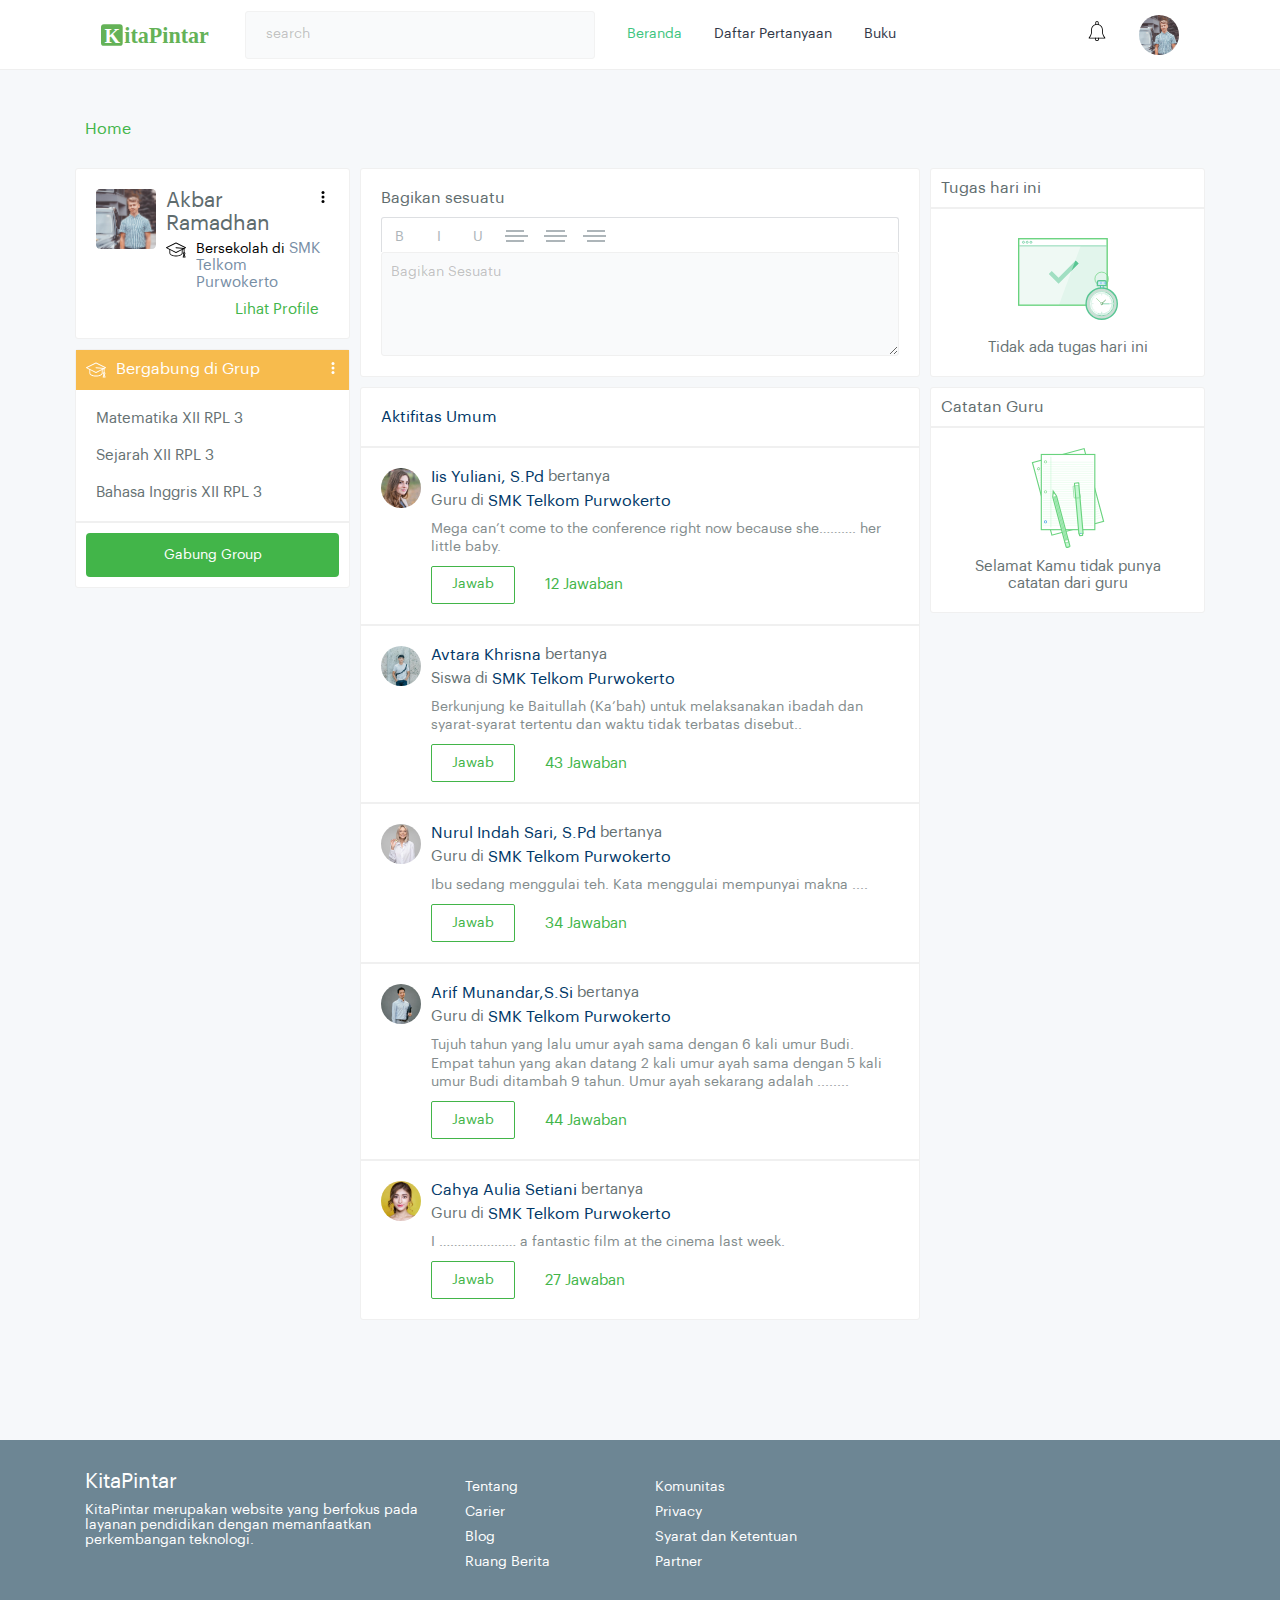
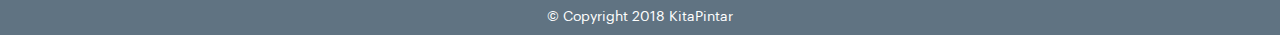
<file: index.html>
<!DOCTYPE html>
<html lang="en">
<head>
    <meta charset="UTF-8">
    <meta name="viewport" content="width=device-width, initial-scale=1.0">
    <meta http-equiv="X-UA-Compatible" content="ie=edge">
    <link rel="stylesheet" type="text/css" href="assets/style.css">
    <link rel="stylesheet" type="text/css" href="assets/gridku.css">
    <link rel="stylesheet" href="assets/wygs.css">
    <script type="text/javascript" href="assets/jquery.js"></script>
    <title>Kita Pintar</title>
</head>
<body>
	<nav class="navbar">
        <div class="container navbar-padding">
            <div class="navbar-brand">
                <a class="navbar-item" href="index.html">
                    <img src="assets/icon/logo.svg" alt="Kita Pintar" width="112" height="28">
                </a>
                <div class="navbar-burger burger" data-target="">
                    <span></span>
                    <span></span>
                    <span></span>
                </div>
            </div>
            <div id="" class="navbar-menu">
                <div class="navbar-start">
                    <div class="navbar-item">
                        <form>
                            <div class="control">
                                <input class="input search-header" type="text" placeholder="search">
                            </div>
                        </form>
                    </div>
                    <a class="navbar-item is-active" href="index.html">
                        Beranda
                    </a>
                    <a class="navbar-item" href="pertanyaan.html">
                        Daftar Pertanyaan
                    </a>
                    <a class="navbar-item" href="buku.html">
                        Buku
                    </a>
                </div>
                
                <div class="navbar-end">
                    
                    <div class="navbar-item has-dropdown is-hoverable">
                        <div class="navbar-link">
                            <i><img width="20px" src="assets/img/notification.svg"></i>
                        </div> 
                        <div class="navbar-dropdown  is-right is-boxed">
                            <a class="navbar-item" href="">
                                Tugas
                            </a>
                            <a class="navbar-item" href="catatan_guru.html">
                                Catatan Guru
                            </a>
                            <a class="navbar-item" href="exam.html">
                                Ulangan
                            </a>
                        </div>
                    </div>
                    <div class="navbar-item has-dropdown is-hoverable">
                        <div class="navbar-link">
                            <img class="rounded" src="assets/student/grid/p_akbar.jpg" />
                        </div> 
                        <div class="navbar-dropdown  is-right is-boxed">
                            <a class="navbar-item" href="profile.html">
                                Profile
                            </a>
                            <a class="navbar-item" href="#">
                                Bantuan
                            </a>
                            <a class="navbar-item" href="#">
                                Pengaturan
                            </a>
                            <hr class="navbar-divider">
                            <a class="navbar-item" href="login.html">
                                Logout
                            </a>
                        </div>
                    </div>
                </div>
            </div>
        </div>
    </nav>
    
    <section class="padding-top-50 padding-bottom-100 grey-color">
        
        <div class="container">
            <nav class="breadcrumb" aria-label="breadcrumbs">
                <ul>
                    <li class=""><a href="#">Home</a></li>
                </ul>
            </nav>
            <div class="row padding-top-30 no-5-margin">
                <div class="grid-3">
                    <div class="panel border">
                        <div class="margin-20">
                            <div class="flex">
                                <img src="assets/student/grid/p_akbar.jpg"img-profile" class="img-radius"/>
                                <div class="margin-left-10">
                                    <img src="assets/icon/ic_three_dots.1.svg" width="12px" height="12px" alt="" class="three-dots margin-top-2 is-pulled-right">
                                    <div class="flex">
                                        <h2 class="text-judul padding-bottom-5">Akbar Ramadhan</h2>
                                    </div>   
                                    <div class="flex">
                                        <img class="margin-right-10" width="20px" height="20px" src="assets/icon/ic_graduate.1.svg" alt="icon">
                                        <p class="text-biasa1">Bersekolah di <span class="text-dark-blue">SMK Telkom Purwokerto</span></p>
                                    </div>
                                    <div class="is-pulled-right padding-right-10 padding-top-10">
                                        <a href="profile.html" class="text-basic ">Lihat Profile</a>
                                    </div>
                                </div>
                            </div>                                 
                        </div>
                    </div>
                    
                    <div class="panel border margin-top-10 margin-bottom-20">
                        <div class="padding-10 yellow-bg">
                            <img src="assets/icon/ic_three_dots.svg" width="12px" height="12px" alt="ic-graduate" class="is-pulled-right margin-top-2">
                            <div class="flex ">
                                <img class="margin-right-10" width="20px" height="20px" src="assets/icon/ic_graduate.svg" alt="icon">
                                <h3 class="text-title font-color-white">Bergabung di Grup</h3>
                            </div>
                        </div>
                        <div class="flex margin-20">
                            <h4 class="text-normal">Matematika XII RPL 3</h4>
                        </div>
                        <div class="flex margin-20">
                            <h4 class="text-normal">Sejarah XII RPL 3</h4>
                        </div>
                        <div class="flex margin-20">
                            <h4 class="text-normal">Bahasa Inggris XII RPL 3</h4>
                        </div>  
                        <hr>
                        <div class="flex margin-10">
                            
                            <a href="group.html" class="button basic full-width">Gabung Group</a>
                        </div>                 
                    </div> 
                </div>
                
                <div class="grid-6 padding-right-20">
                    <div class="panel border">
                        <div class="margin-20">
                            <h3>Bagikan sesuatu</h3>
                            <div class="editor-controls margin-top-10">
                                <a href='#' >B</a>
                                <a href='#' >I</a>
                                <a href='#' >U</a>
                                <a href='#' ><i class="menu-left"></i></a>
                                <a href='#' ><i class="menu-center"></i></a>
                                <a href='#' ><i class="menu-right"></i></a>
                            </div>
                            <textarea name="" id="" cols="1" rows="4" class="textarea border" placeholder="Bagikan Sesuatu"></textarea>      
                        </div>
                    </div>
                    
                    
                    <div class="panel border margin-top-10 margin-bottom-20">
                        <h3 class="text-title margin-20"> Aktifitas Umum</h3>
                        <hr>
                        <div class="flex margin-20">
                            <img class="rounded" src="assets/teacher/p_iis.jpg" />
                            <div class="margin-left-10">
                                <div class="flex">
                                    <a href="" class="text-title">Iis Yuliani, S.Pd </a> <p class="text-normal margin-left-4">bertanya</p>
                                </div>
                                <div class="flex margin-top-6">
                                    <p class="text-normal">Guru di</p> <a href="" class="text-title margin-left-4">SMK Telkom Purwokerto</a> 
                                </div>
                                <div class="flex margin-top-10">
                                    <p class="text-normal-1">Mega can’t come to the conference right now because she………. her little baby.</p>
                                </div>
                                <div class="flex margin-top-10">
                                    <a href="pertanyaan.html" class="button basic-ghost-small">Jawab</a>
                                    <div class="margin-left-30">   
                                        <a href="pertanyaan.html" class="text-basic flex flex-center-vertical">12 Jawaban</a>
                                    </div>
                                </div>
                            </div>
                        </div>
                        
                        <hr>
                        <div class="flex margin-20">
                            <img class="rounded" src="assets/student/grid/p_avtara.jpg" />
                            <div class="margin-left-10">
                                <div class="flex">
                                    <a href="" class="text-title">Avtara Khrisna</a> <p class="text-normal margin-left-4">bertanya</p>
                                </div>
                                <div class="flex margin-top-6">
                                    <p class="text-normal">Siswa di</p> <a href="" class="text-title margin-left-4">SMK Telkom Purwokerto</a> 
                                </div>
                                <div class="flex margin-top-10">
                                    <p class="text-normal-1">Berkunjung ke Baitullah (Ka’bah) untuk melaksanakan ibadah dan syarat-syarat tertentu dan waktu tidak terbatas disebut..</p>
                                </div>
                                <div class="flex margin-top-10">
                                    <a href="pertanyaan.html" class="button basic-ghost-small">Jawab</a>
                                    <div class="margin-left-30">   
                                        <a href="pertanyaan.html" class="text-basic flex flex-center-vertical">43 Jawaban</a>
                                    </div>
                                </div>
                            </div>
                        </div>
                        
                        <hr>
                        <div class="flex margin-20">
                            <img class="rounded" src="assets/teacher/p_nurul.jpg" />
                            <div class="margin-left-10">
                                <div class="flex">
                                    <a href="" class="text-title">Nurul Indah Sari, S.Pd </a> <p class="text-normal margin-left-4">bertanya</p>
                                </div>
                                <div class="flex margin-top-6">
                                    <p class="text-normal">Guru di</p> <a href="" class="text-title margin-left-4">SMK Telkom Purwokerto</a> 
                                </div>
                                <div class="flex margin-top-10">
                                    <p class="text-normal-1">Ibu sedang menggulai teh. Kata menggulai mempunyai makna ....</p>
                                </div>
                                <div class="flex margin-top-10">
                                    <a href="pertanyaan.html" class="button basic-ghost-small">Jawab</a>
                                    <div class="margin-left-30">   
                                        <a href="pertanyaan.html" class="text-basic flex flex-center-vertical">34 Jawaban</a>
                                    </div>
                                </div>
                            </div>
                        </div>
                        
                        <hr>
                        <div class="flex margin-20">
                            <img class="rounded" src="assets/teacher/p_arif.jpg" />
                            <div class="margin-left-10">
                                <div class="flex">
                                    <a href="" class="text-title">Arif Munandar,S.Si </a> <p class="text-normal margin-left-4">bertanya</p>
                                </div>
                                <div class="flex margin-top-6">
                                    <p class="text-normal">Guru di</p> <a href="" class="text-title margin-left-4">SMK Telkom Purwokerto</a> 
                                </div>
                                <div class="flex margin-top-10">
                                    <p class="text-normal-1">Tujuh tahun yang lalu umur ayah sama dengan 6 kali umur Budi. Empat tahun yang akan
                                            datang 2 kali umur ayah sama dengan 5 kali umur Budi ditambah 9 tahun. Umur ayah
                                            sekarang adalah ........
                                            </p>
                                </div>
                                <div class="flex margin-top-10">
                                    <a href="pertanyaan.html" class="button basic-ghost-small">Jawab</a>
                                    <div class="margin-left-30">   
                                        <a href="pertanyaan.html" class="text-basic flex flex-center-vertical">44 Jawaban</a>
                                    </div>
                                </div>
                            </div>
                        </div>
                        
                        <hr>
                        <div class="flex margin-20">
                            <img class="rounded" src="assets/student/grid/p_cahya.jpg" />
                            <div class="margin-left-10">
                                <div class="flex">
                                    <a href="" class="text-title">Cahya Aulia Setiani</a> <p class="text-normal margin-left-4">bertanya</p>
                                </div>
                                <div class="flex margin-top-6">
                                    <p class="text-normal">Guru di</p> <a href="" class="text-title margin-left-4">SMK Telkom Purwokerto</a> 
                                </div>
                                <div class="flex margin-top-10">
                                    <p class="text-normal-1">I ………………… a fantastic film at the cinema last week.</p>
                                </div>
                                <div class="flex margin-top-10">
                                    <a href="pertanyaan.html" class="button basic-ghost-small">Jawab</a>
                                    <div class="margin-left-30">   
                                        <a href="pertanyaan.html" class="text-basic flex flex-center-vertical">27 Jawaban</a>
                                    </div>
                                </div>
                            </div>
                        </div>
                    </div>    
                </div>
                
                <div class="grid-3">
                    <div class="panel border">
                        <h3 class="margin-10">Tugas hari ini</h3>
                        <hr>
                        <div class="margin-20 flex justify-center flex-center">
                            <img src="assets/icon/tugas.svg" width="100px" height="100px" alt="icon-tugas">
                            <p class="text-normal margin-top-10">Tidak ada tugas hari ini</p>
                        </div>
                    </div>
                    <div class="panel border margin-top-10">
                        <h3 class="margin-10">Catatan Guru</h3>
                        <hr>
                        <div class="margin-20 flex justify-center flex-center">
                            <img src="assets/icon/catatan.svg" width="100px" height="100px" alt="icon-tugas">
                            <p class="text-normal text-center margin-top-10">Selamat Kamu tidak punya catatan dari guru</p>
                        </div>
                    </div>
                </div>
            </div>
        </div>
    </div>
</div>
</section>
<div class="footer">
    <div class="container">
        <div class="row  padding-top-30 padding-bottom-30">
            <div class="grid-4"> <h2 class="font-color-white">KitaPintar</h2>
                <p class="font-biasa font-color-white margin-top-10 ">KitaPintar merupakan website yang berfokus pada layanan pendidikan dengan memanfaatkan perkembangan teknologi.</p></div>
                <div class="grid-2">
                    <p class="margin-top-10 font-color-white font-biasa">Tentang</p>
                    <p class="margin-top-10 font-color-white font-biasa">Carier</p>
                    <p class="margin-top-10 font-color-white font-biasa">Blog</p>
                    <p class="margin-top-10 font-color-white font-biasa">Ruang Berita</p>
                </div>
                <div class="grid-3">
                    <p class="margin-top-10 font-color-white font-biasa">Komunitas</p>
                    <p class="margin-top-10 font-color-white font-biasa">Privacy</p>
                    <p class="margin-top-10 font-color-white font-biasa">Syarat dan Ketentuan</p>
                    <p class="margin-top-10 font-color-white font-biasa">Partner</p>
                </div>
                <div class="grid-3"></div>
            </div>
            
        </div>
        <div class="footer-back padding-10 flex flex-center">
            <h4 class="font-color-white">© Copyright 2018 KitaPintar</h4>
        </div>
    </div>
</body>
</html>
</file>
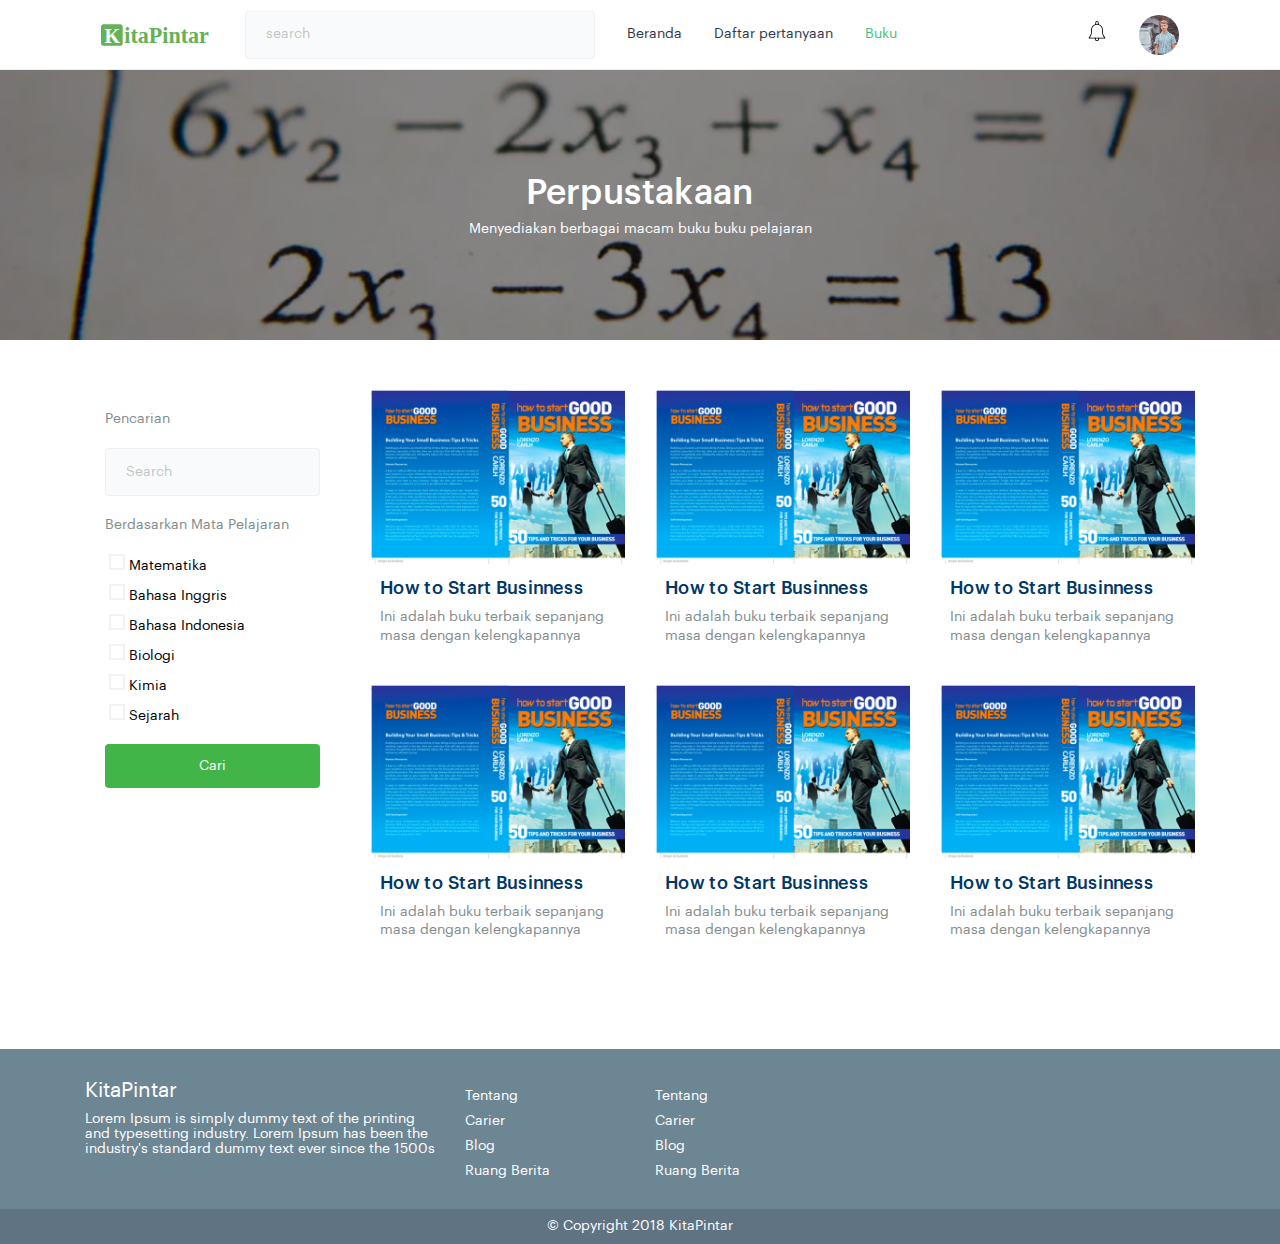
<file: buku.html>
<!DOCTYPE html>
<html lang="en">
<head>
    <meta charset="UTF-8">
    <meta name="viewport" content="width=device-width, initial-scale=1.0">
    <meta http-equiv="X-UA-Compatible" content="ie=edge">
    <link rel="stylesheet" type="text/css" href="assets/style.css">
    <link rel="stylesheet" type="text/css" href="assets/gridku.css">
    <link rel="stylesheet" href="assets/wygs.css">
    <script type="text/javascript" href="assets/jquery.js"></script>
    <title>Kita Pintar</title>
</head>
<body>
        <nav class="navbar">
                <div class="container navbar-padding">
                    <div class="navbar-brand">
                        <a class="navbar-item" href="index.html">
                            <img src="assets/icon/logo.svg" alt="Kita Pintar" width="112" height="28">
                        </a>
                        <div class="navbar-burger burger" data-target="">
                            <span></span>
                            <span></span>
                            <span></span>
                        </div>
                    </div>
                    <div id="" class="navbar-menu">
                        <div class="navbar-start">
                            <div class="navbar-item">
                                <form>
                                    <div class="control">
                                        <input class="input search-header" type="text" placeholder="search">
                                    </div>
                                </form>
                            </div>
                            <a class="navbar-item" href="index.html">
                                Beranda
                            </a>
                            <a class="navbar-item" href="pertanyaan.html">
                                Daftar pertanyaan
                            </a>
                            <a class="navbar-item  is-active" href="buku.html">
                                Buku
                            </a>
                        </div>
                        
                        <div class="navbar-end">
                            
                            <div class="navbar-item has-dropdown is-hoverable">
                                <div class="navbar-link">
                                    <i><img width="20px" src="assets/img/notification.svg"></i>
                                </div> 
                                <div class="navbar-dropdown  is-right is-boxed">
                                    <a class="navbar-item" href="">
                                        Tugas
                                    </a>
                                    <a class="navbar-item" href="catatan_guru.html">
                                        Catatan Guru
                                    </a>
                                    <a class="navbar-item" href="exam.html">
                                        Ulangan
                                    </a>
                                </div>
                            </div>
                            <div class="navbar-item has-dropdown is-hoverable">
                                <div class="navbar-link">
                                    <img class="rounded" src="assets/student/grid/p_akbar.jpg" />
                                </div> 
                                <div class="navbar-dropdown  is-right is-boxed">
                                    <a class="navbar-item" href="profile.html">
                                        Profile
                                    </a>
                                    <a class="navbar-item" href="#">
                                        Bantuan
                                    </a>
                                    <a class="navbar-item" href="#">
                                        Pengaturan
                                    </a>
                                    <hr class="navbar-divider">
                                    <a class="navbar-item" href="login.html">
                                        Logout
                                    </a>
                                </div>
                            </div>
                        </div>
                    </div>
                </div>
            </nav>
    <section class="background-bg-group ">
        <div class="overlay full-height">
            <div class="container full-height">
                <div class="flex justify-center flex-center full-width full-height">
                    <p class="text-super">
                        <b class="font-color-white">Perpustakaan</b>
                        
                    </p>
                    <p class="font-color-white margin-top-10">Menyediakan berbagai macam buku buku pelajaran</p>
                </div>
            </div>
        </div>
    </section>
    <section class="padding-top-50 padding-bottom-100">
        <div class="container">
            <div class="row">
                <div class="grid-3">
                    <div class="panel padding-20">
                        <div>
                            <p class="text-normal-1 margin-bottom-20">Pencarian</p>
                            <input class="input border" type="text" placeholder="Search">
                        </div>
                        <div class="padding-top-10">
                            <div class="margin-top-10">
                                <p class="text-normal-1 margin-bottom-20">Berdasarkan Mata Pelajaran</p>
                                <label class="label--checkbox">
                                    <input type="checkbox" class="checkbox">
                                    <span>Matematika</span>
                                </label>
                            </div>
                            <div class="margin-top-10">
                                <label class="label--checkbox">
                                    <input type="checkbox" class="checkbox">
                                    <span>Bahasa Inggris</span>
                                </label>
                            </div>
                            <div class="margin-top-10">
                                <label class="label--checkbox">
                                    <input type="checkbox" class="checkbox">
                                    <span>Bahasa Indonesia</span>
                                </label>
                            </div>
                            <div class="margin-top-10">
                                <label class="label--checkbox">
                                    <input type="checkbox" class="checkbox">
                                    <span>Biologi</span>
                                </label>
                            </div>
                            <div class="margin-top-10">
                                <label class="label--checkbox">
                                    <input type="checkbox" class="checkbox">
                                    <span>Kimia</span>
                                </label>
                            </div>
                            <div class="margin-top-10">
                                <label class="label--checkbox">
                                    <input type="checkbox" class="checkbox">
                                    <span>Sejarah</span>
                                </label>
                            </div>
                            
                            <button class="button basic full-width margin-top-20">Cari </button>
                        </div>
                        
                    </div>
                </div>
                <div class="grid-9">
                    <div class="row">
                        <div class="grid-4">
                            <div class="panel">
                                <img width="100%" src="assets/img/buku.png" alt="aaa"> 
                                <div class="padding-10">
                                    <div class="text-title1"><b>How to Start Businness</b></div>
                                    <div class="text-normal-1 margin-top-10">Ini adalah buku terbaik sepanjang masa dengan kelengkapannya</div>
                                </div>
                            </div>
                        </div>
                        <div class="grid-4">
                            <div class="panel">
                                <img width="100%" src="assets/img/buku.png" alt="aaa"> 
                                <div class="padding-10">
                                    <div class="text-title1"><b>How to Start Businness</b></div>
                                    <div class="text-normal-1 margin-top-10">Ini adalah buku terbaik sepanjang masa dengan kelengkapannya</div>
                                </div>
                            </div>
                        </div>
                        <div class="grid-4">
                            <div class="panel">
                                <img width="100%" src="assets/img/buku.png" alt="aaa"> 
                                <div class="padding-10">
                                    <div class="text-title1"><b>How to Start Businness</b></div>
                                    <div class="text-normal-1 margin-top-10">Ini adalah buku terbaik sepanjang masa dengan kelengkapannya</div>
                                </div>
                            </div>
                        </div>
                        
                        <div class="grid-4 padding-top-30">
                            <div class="panel">
                                <img width="100%" src="assets/img/buku.png" alt="aaa"> 
                                <div class="padding-10">
                                    <div class="text-title1"><b>How to Start Businness</b></div>
                                    <div class="text-normal-1 margin-top-10">Ini adalah buku terbaik sepanjang masa dengan kelengkapannya</div>
                                </div>
                            </div>
                        </div>
                        
                        <div class="grid-4 padding-top-30">
                            <div class="panel">
                                <img width="100%" src="assets/img/buku.png" alt="aaa"> 
                                <div class="padding-10">
                                    <div class="text-title1"><b>How to Start Businness</b></div>
                                    <div class="text-normal-1 margin-top-10">Ini adalah buku terbaik sepanjang masa dengan kelengkapannya</div>
                                </div>
                            </div>
                        </div>
                        
                        <div class="grid-4 padding-top-30">
                            <div class="panel">
                                <img width="100%" src="assets/img/buku.png" alt="aaa"> 
                                <div class="padding-10">
                                    <div class="text-title1"><b>How to Start Businness</b></div>
                                    <div class="text-normal-1 margin-top-10">Ini adalah buku terbaik sepanjang masa dengan kelengkapannya</div>
                                </div>
                            </div>
                        </div>
                        
                        
                    </div>
                </div>
            </div>
        </div>
        
    </section>
    <div class="footer">
        <div class="container">
            <div class="row  padding-top-30 padding-bottom-30">
                <div class="grid-4"> <h2 class="font-color-white">KitaPintar</h2>
                    <p class="font-biasa font-color-white margin-top-10 ">Lorem Ipsum is simply dummy text of the printing and typesetting industry. Lorem Ipsum has been the industry's standard dummy text ever since the 1500s</p></div>
                    <div class="grid-2">
                        <p class="margin-top-10 font-color-white font-biasa">Tentang</p>
                        <p class="margin-top-10 font-color-white font-biasa">Carier</p>
                        <p class="margin-top-10 font-color-white font-biasa">Blog</p>
                        <p class="margin-top-10 font-color-white font-biasa">Ruang Berita</p>
                    </div>
                    <div class="grid-3">
                        <p class="margin-top-10 font-color-white font-biasa">Tentang</p>
                        <p class="margin-top-10 font-color-white font-biasa">Carier</p>
                        <p class="margin-top-10 font-color-white font-biasa">Blog</p>
                        <p class="margin-top-10 font-color-white font-biasa">Ruang Berita</p>
                    </div>
                    <div class="grid-3"></div>
                </div>
                
            </div>
            <div class="footer-back padding-10 flex flex-center">
                <h4 class="font-color-white">© Copyright 2018 KitaPintar</h4>
            </div>
        </div>
    </body>
    </html>
</file>
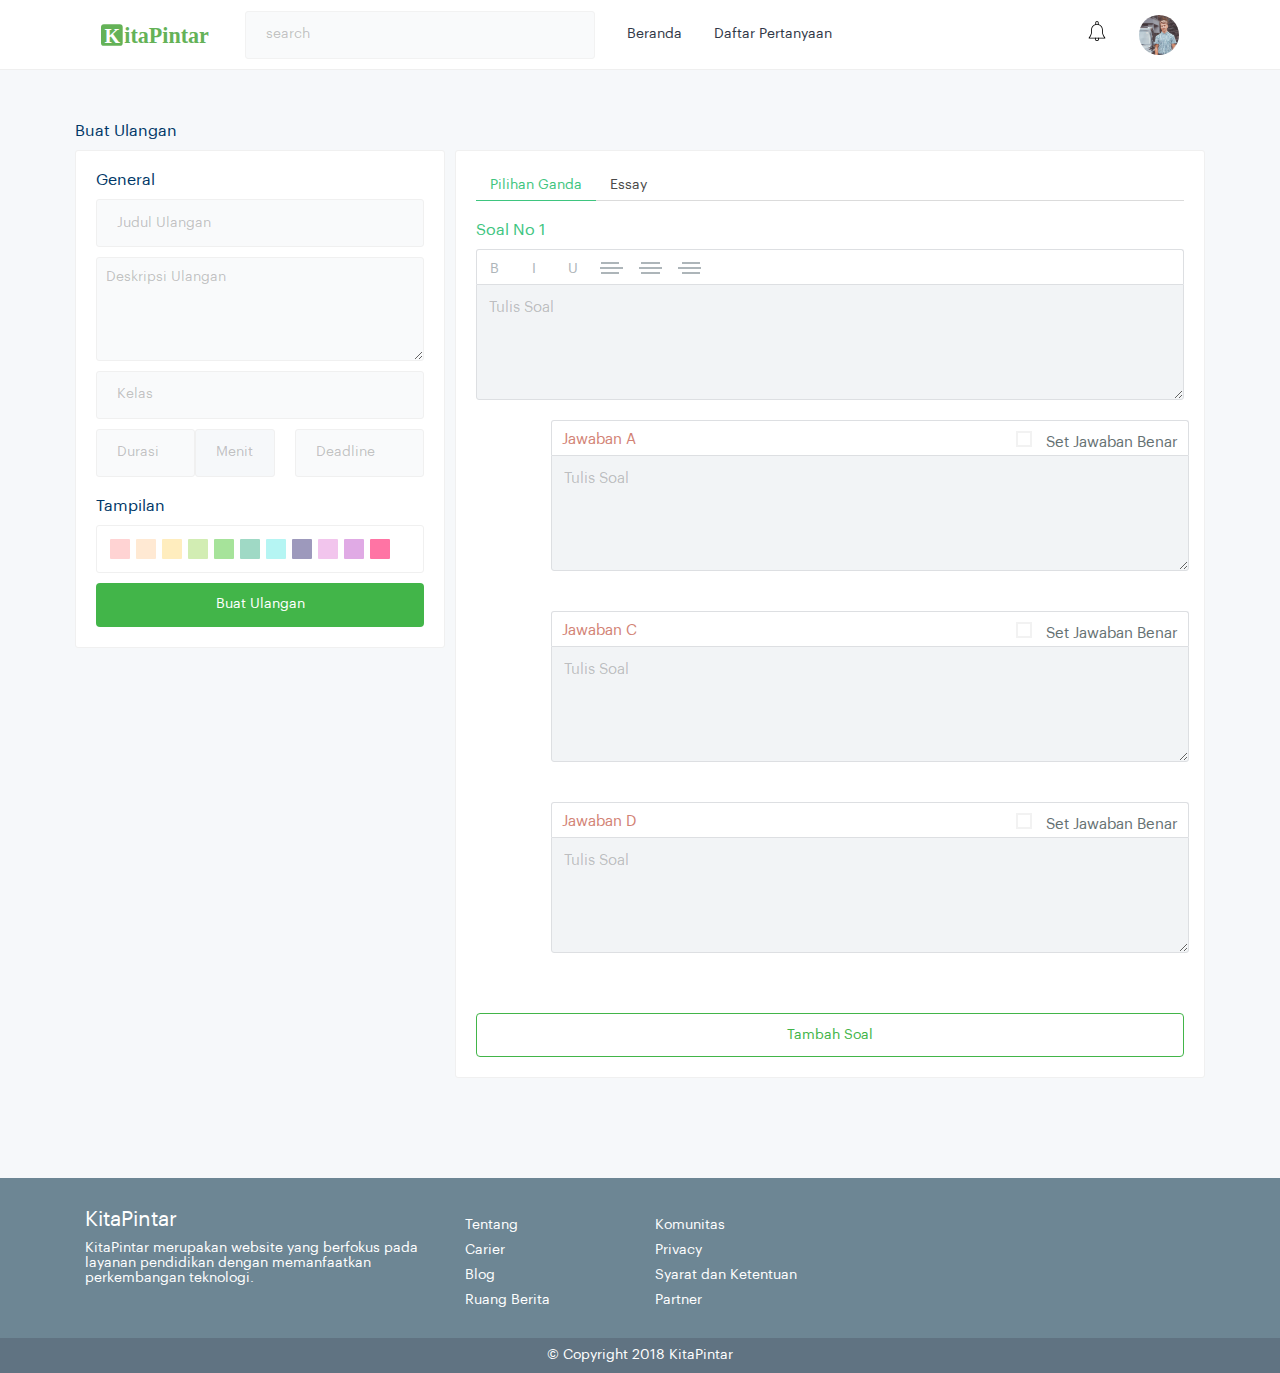
<file: exam.html>
<!DOCTYPE html>
<html lang="en">
<head>
    <meta charset="UTF-8">
    <meta name="viewport" content="width=device-width, initial-scale=1.0">
    <meta http-equiv="X-UA-Compatible" content="ie=edge">
    <link rel="stylesheet" type="text/css" href="assets/style.css">
    <link rel="stylesheet" type="text/css" href="assets/gridku.css">
    <link rel="stylesheet" href="assets/wygs.css">
    <script type="text/javascript" href="assets/jquery.js"></script>
    <title>Kita Pintar</title>
</head>
<body>
    
    <nav class="navbar">
        <div class="container navbar-padding">
            <div class="navbar-brand">
                <a class="navbar-item" href="index.html">
                    <img src="assets/icon/logo.svg" alt="Kita Pintar" width="112" height="28">
                </a>
                <div class="navbar-burger burger" data-target="">
                    <span></span>
                    <span></span>
                    <span></span>
                </div>
            </div>
            <div id="" class="navbar-menu">
                <div class="navbar-start">
                    <div class="navbar-item">
                        <form>
                            <div class="control">
                                <input class="input search-header" type="text" placeholder="search">
                            </div>
                        </form>
                    </div>
                    <a class="navbar-item" href="index.html">
                        Beranda
                    </a>
                    <a class="navbar-item" href="pertanyaan.html">
                        Daftar Pertanyaan
                    </a>
                </div>
                
                <div class="navbar-end">
                    
                    <div class="navbar-item has-dropdown is-hoverable">
                        <div class="navbar-link">
                            <i><img width="20px" src="assets/img/notification.svg"></i>
                        </div> 
                        <div class="navbar-dropdown  is-right is-boxed">
                            <a class="navbar-item" href="#">
                                Tugas
                            </a>
                            <a class="navbar-item" href="catatan_guru.html">
                                Catatan Guru
                            </a>
                            <a class="navbar-item is-active" href="#">
                                Ulangan
                            </a>
                        </div>
                    </div>
                    <div class="navbar-item has-dropdown is-hoverable">
                        <div class="navbar-link">
                            <img class="rounded" src="assets/student/grid/p_akbar.jpg" />
                        </div> 
                        <div class="navbar-dropdown  is-right is-boxed">
                            <a class="navbar-item" href="profile.html">
                                Profile
                            </a>
                            <a class="navbar-item" href="#">
                                Bantuan
                            </a>
                            <a class="navbar-item" href="#">
                                Peraturan
                            </a>
                            <hr class="navbar-divider">
                            <a class="navbar-item" href="login.html">
                                Logout
                            </a>
                        </div>
                    </div>
                </div>
            </div>
        </div>
    </nav>
    
    <section class="grey-color">
        <div class="container">
            <section class="padding-top-20 padding-bottom-100">
                <div class="row no-5-margin no-5-margin padding-top-30">
                    <div class="grid-4">
                        <h1 class="text-title margin-top-2">Buat Ulangan</h1>
                        <div class="panel border margin-top-10">
                            <div class="margin-20">
                                <h2 class="text-title">General</h2>
                                <div class="flex margin-top-10">
                                    <input type="text" class="input border" placeholder="Judul Ulangan">
                                </div> 
                                <div class="flex margin-top-10">
                                    <textarea name="" id=""  rows="4" placeholder="Deskripsi Ulangan" class="textarea border"></textarea>
                                </div>  
                                <div class="flex margin-top-10">
                                    <input type="text" class="input border" placeholder="Kelas">
                                </div> 
                                <div class="flex margin-top-10 margin-bottom-20">
                                    <input type="text" class="input border" placeholder="Durasi" style="width:70%;">
                                    <input type="disable" class="input border grey-color" placeholder="Menit" disabled style="width:50%;">
                                    <input type="text" class="input border margin-left-20" placeholder="Deadline">
                                </div>
                                <h1 class="text-title padding-bottom-10">Tampilan</h1>
                                <div class="flex flex-wrap panel border padding-10">
                                    <div class="color-pick w1"></div>
                                    <div class="color-pick w2"></div>
                                    <div class="color-pick w3"></div>
                                    <div class="color-pick w4"></div>
                                    <div class="color-pick w5"></div>
                                    <div class="color-pick w6"></div>
                                    <div class="color-pick w7"></div>
                                    <div class="color-pick w8"></div>
                                    <div class="color-pick w9"></div>
                                    <div class="color-pick w10"></div>
                                    <div class="color-pick w11"></div>
                                </div>
                                <button class="button basic full-width margin-top-10">Buat Ulangan</button>                       
                            </div>
                        </div>
                    </div>
                    
                    <div class="grid-8">
                        <div class="panel border margin-top-30">
                            <div class="margin-20">
                                <div class="tabs">
                                    <ul>
                                        <li class="is-active"><a>Pilihan Ganda</a></li>
                                        <li><a>Essay</a></li>
                                    </ul> 
                                    <!-- <p class="yellow-bg text-normal-1 text-center-vertical padding-10" style="border-radius:11px;">2 Soal</p> -->
                                </div>
                                <h2 class="text-title text-primary-color margin-top-20">Soal No 1</h2>
                                <div class="editor-controls margin-top-10">
                                    <a href='#' >B</a>
                                    <a href='#' >I</a>
                                    <a href='#' >U</a>
                                    <a href='#' ><i class="menu-left"></i></a>
                                    <a href='#' ><i class="menu-center"></i></a>
                                    <a href='#' ><i class="menu-right"></i></a>
                                </div>
                                <textarea class="textarea editor-content" name="" id="" cols="30" rows="4" placeholder="Tulis Soal"></textarea>      
                            </div>
                            
                            <div class="grid-12">
                                <div class="margin-left-80 margin-bottom-40">
                                    <div class="editor-controls">
                                        <div class="flex space-bethwen">  
                                            <span class="text-red-color text-normal padding-10 ">Jawaban A</span>
                                            <label class="label--checkbox padding-top-10">
                                                <input type="checkbox" class="checkbox">
                                                <span class="padding-10 text-normal" style="margin-top: -10px;">Set Jawaban Benar</span>
                                            </label>
                                        </div>
                                    </div>
                                    <textarea class="textarea editor-content" name="" id="" cols="30" rows="4" placeholder="Tulis Soal"></textarea>      
                                </div>
                            </div> 
                            
                            <div class="grid-12">
                                <div class="margin-left-80 margin-bottom-40">
                                    <div class="editor-controls">
                                        <div class="flex space-bethwen">  
                                            <span class="text-red-color text-normal padding-10 ">Jawaban C</span>
                                            <label class="label--checkbox padding-top-10">
                                                <input type="checkbox" class="checkbox">
                                                <span class="padding-10 text-normal" style="margin-top: -10px;">Set Jawaban Benar</span>
                                            </label>
                                        </div>
                                    </div>
                                    <textarea class="textarea editor-content" name="" id="" cols="30" rows="4" placeholder="Tulis Soal"></textarea>      
                                </div>
                            </div> 
                            
                            <div class="grid-12">
                                <div class="margin-left-80 margin-bottom-40">
                                    <div class="editor-controls">
                                        <div class="flex space-bethwen">  
                                            <span class="text-red-color text-normal padding-10 ">Jawaban D</span>
                                            <label class="label--checkbox padding-top-10">
                                                <input type="checkbox" class="checkbox">
                                                <span class="padding-10 text-normal" style="margin-top: -10px;">Set Jawaban Benar</span>
                                            </label>
                                        </div>
                                    </div>
                                    <textarea class="textarea editor-content" name="" id="" cols="30" rows="4" placeholder="Tulis Soal"></textarea>      
                                </div>
                            </div> 
                            
                            
                            <div class="padding-20"><a href="group.html" class="button basic-ghost full-width ">Tambah Soal</a></div>
                            
                        </div>
                    </div>
                </div>
            </section>
        </div>
    </section>
    <div class="footer">
        <div class="container">
            <div class="row  padding-top-30 padding-bottom-30">
                <div class="grid-4"> <h2 class="font-color-white">KitaPintar</h2>
                    <p class="font-biasa font-color-white margin-top-10 ">KitaPintar merupakan website yang berfokus pada layanan pendidikan dengan memanfaatkan perkembangan teknologi.</p></div>
                    <div class="grid-2">
                        <p class="margin-top-10 font-color-white font-biasa">Tentang</p>
                        <p class="margin-top-10 font-color-white font-biasa">Carier</p>
                        <p class="margin-top-10 font-color-white font-biasa">Blog</p>
                        <p class="margin-top-10 font-color-white font-biasa">Ruang Berita</p>
                    </div>
                    <div class="grid-3">
                        <p class="margin-top-10 font-color-white font-biasa">Komunitas</p>
                        <p class="margin-top-10 font-color-white font-biasa">Privacy</p>
                        <p class="margin-top-10 font-color-white font-biasa">Syarat dan Ketentuan</p>
                        <p class="margin-top-10 font-color-white font-biasa">Partner</p>
                    </div>
                    <div class="grid-3"></div>
                </div>
                
            </div>
            <div class="footer-back padding-10 flex flex-center">
                <h4 class="font-color-white">© Copyright 2018 KitaPintar</h4>
            </div>
        </div>
    </body>
    </html>
</file>
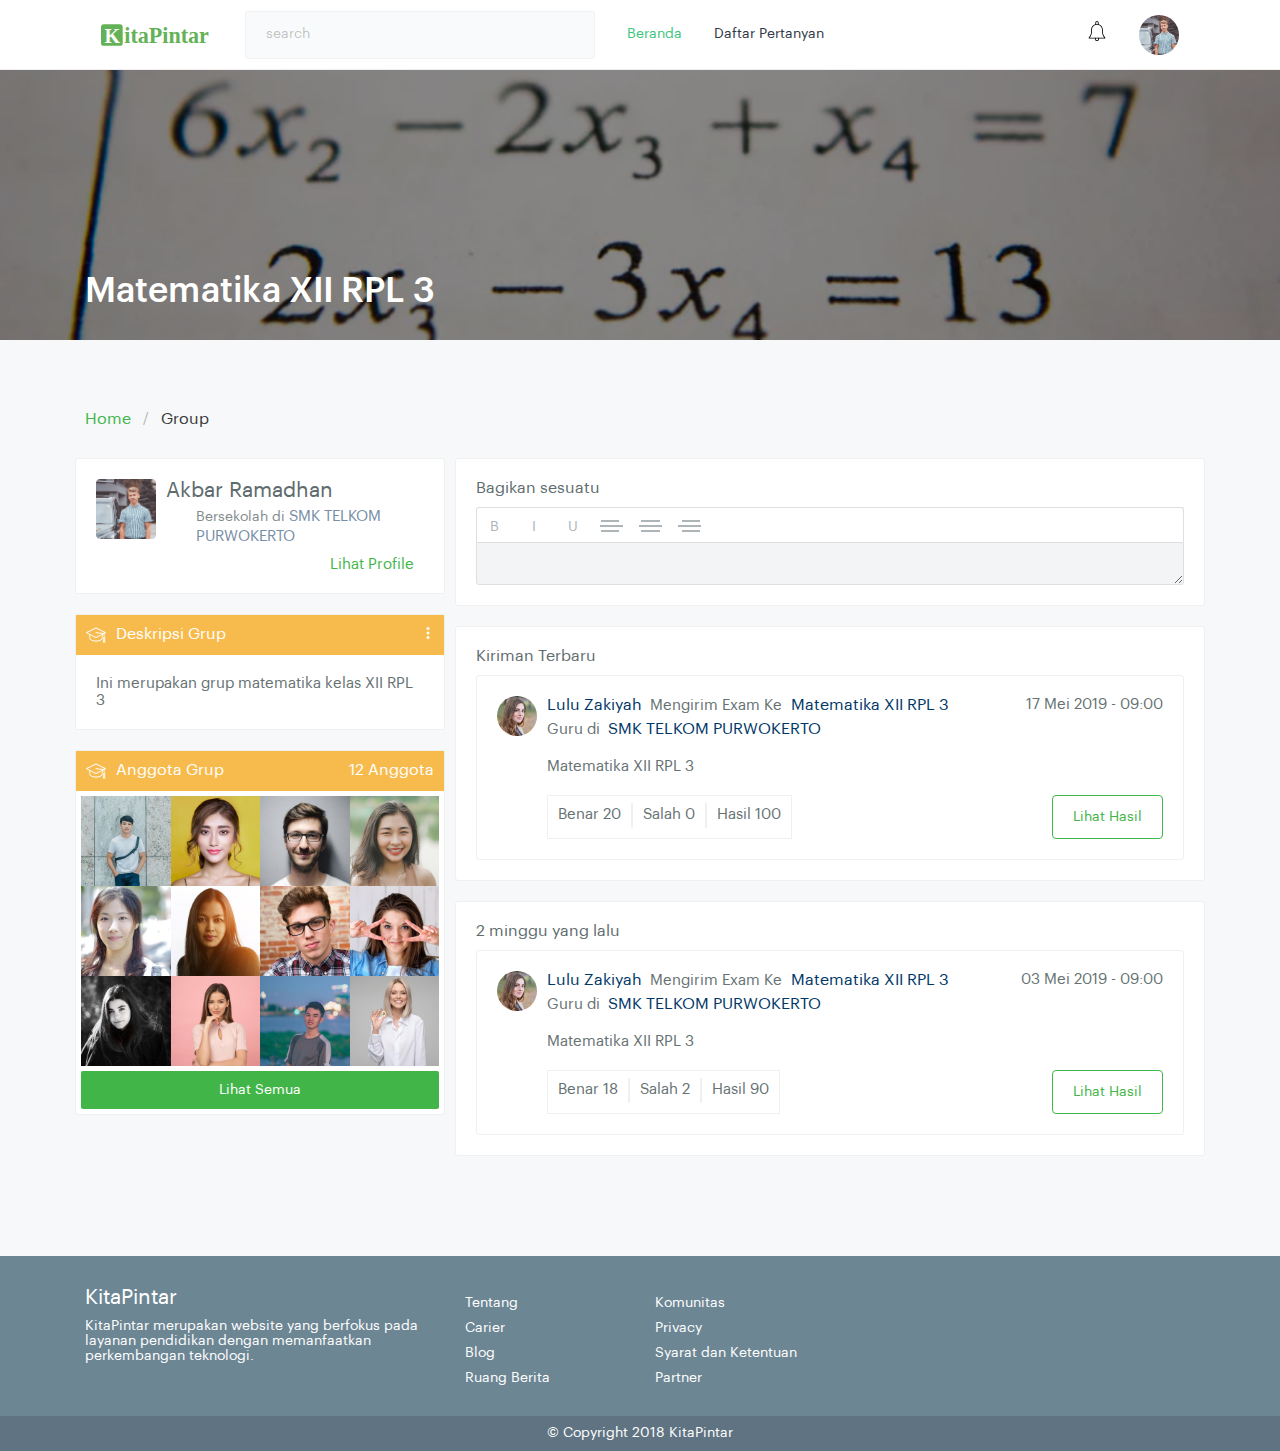
<file: group.html>
<!DOCTYPE html>
<html lang="en">
<head>
        <meta charset="UTF-8">
        <meta name="viewport" content="width=device-width, initial-scale=1.0">
        <meta http-equiv="X-UA-Compatible" content="ie=edge">
        <link rel="stylesheet" type="text/css" href="assets/style.css">
        <link rel="stylesheet" type="text/css" href="assets/gridku.css">
        <link rel="stylesheet" href="assets/wygs.css">
        <script type="text/javascript" href="assets/jquery.js"></script>
        <title>Kita Pintar</title>
</head>
<body>
    
        <nav class="navbar">
                <div class="container navbar-padding">
                    <div class="navbar-brand">
                        <a class="navbar-item" href="index.html">
                            <img src="assets/icon/logo.svg" alt="Kita Pintar" width="112" height="28">
                        </a>
                        <div class="navbar-burger burger" data-target="">
                            <span></span>
                            <span></span>
                            <span></span>
                        </div>
                    </div>
                    <div id="" class="navbar-menu">
                        <div class="navbar-start">
                            <div class="navbar-item">
                                <form>
                                    <div class="control">
                                        <input class="input search-header" type="text" placeholder="search">
                                    </div>
                                </form>
                            </div>
                            <a class="navbar-item is-active" href="index.html">
                                Beranda
                            </a>
                            <a class="navbar-item" href="pertanyaan.html">
                                Daftar Pertanyan
                            </a>
                        </div>
                        
                        <div class="navbar-end">
                            
                            <div class="navbar-item has-dropdown is-hoverable">
                                <div class="navbar-link">
                                    <i><img width="20px" src="assets/img/notification.svg"></i>
                                </div> 
                                <div class="navbar-dropdown  is-right is-boxed">
                                    <a class="navbar-item" href="#">
                                        Tugas
                                    </a>
                                    <a class="navbar-item" href="catatan_guru.html">
                                        Catatan Guru
                                    </a>
                                    <a class="navbar-item" href="#">
                                        Ulangan
                                    </a>
                                </div>
                            </div>
                            <div class="navbar-item has-dropdown is-hoverable">
                                <div class="navbar-link">
                                    <img class="rounded" src="assets/student/grid/p_akbar.jpg" />
                                </div> 
                                <div class="navbar-dropdown  is-right is-boxed">
                                    <a class="navbar-item" href="#">
                                        Profile
                                    </a>
                                    <a class="navbar-item" href="#">
                                        Bantuan
                                    </a>
                                    <a class="navbar-item" href="#">
                                        Peraturan
                                    </a>
                                    <hr class="navbar-divider">
                                    <a class="navbar-item" href="#">
                                        Logout
                                    </a>
                                </div>
                            </div>
                        </div>
                    </div>
                </div>
            </nav>
    
    <section class="background-bg-group ">
            <div class="overlay full-height">
            <div class="container full-height padding-bottom-30">
                <div class="flex justify-end full-width full-height">
                    <p class="text-super">
                        <b class="font-color-white">Matematika XII RPL 3</b>
                    </p>
                </div>
            </div>
        </div>
        </section>
    
    <section class="grey-color">
        <div class="container">
            <section class="padding-top-70 padding-bottom-100">
                <nav class="breadcrumb" aria-label="breadcrumbs">
                    <ul>
                        <li><a href="#">Home</a></li>
                        <li class="is-active"><a href="#" aria-current="page">Group</a></li>
                    </ul>
                </nav>
                <div class="row no-5-margin no-5-margin padding-top-30">
                    <div class="grid-4">
                        <div class="panel border">
                            <div class="margin-20">
                                <div class="flex">
                                    <img src="assets/student/grid/p_akbar.jpg" alt="img-profile" class="img-radius"/>
                                    <div class="margin-left-10">
                                        <img src="assets/icon/ic_three_dots.svg" width="12px" height="12px" alt="" class="three-dots margin-top-2 is-pulled-right">
                                        <div class="flex">
                                            <h2 class="text-judul padding-bottom-5">Akbar Ramadhan</h2>
                                        </div>   
                                        <div class="flex">
                                            <img class="margin-right-10" width="20px" height="20px" src="assets/icon/ic_graduate.svg" alt="icon">
                                            <p class="text-normal-1">Bersekolah di <span class="text-dark-blue">SMK TELKOM PURWOKERTO</span></p>
                                        </div>
                                        <div class="is-pulled-right padding-right-10 padding-top-10">
                                            <a href="" class="text-basic ">Lihat Profile</a>
                                        </div>
                                    </div>
                                </div>                                 
                            </div>
                        </div>
                        
                        <div class="panel border margin-top-20 margin-bottom-20">
                            <div class="">   
                                <div class="padding-10 yellow-bg">
                                    <img src="assets/icon/ic_three_dots.svg" width="12px" height="12px" alt="ic-graduate" class="is-pulled-right margin-top-2">
                                    <div class="flex ">
                                        <img class="margin-right-10" width="20px" height="20px" src="assets/icon/ic_graduate.svg" alt="icon">
                                        <h3 class="text-title font-color-white">Deskripsi Grup</h3>
                                    </div>
                                </div>
                                
                            </div>
                            <div>
                                <div class="flex padding-20">
                                    <p href="" class="text-normal">Ini merupakan grup matematika kelas XII RPL 3</p>
                                </div>
                            </div>                                 
                        </div>
                        
                        <div class="panel border margin-top-20 margin-bottom-20">
                            <div class="padding-10 yellow-bg">
                                
                                <div class="flex ">
                                    <img class="margin-right-10" width="20px" height="20px" src="assets/icon/ic_graduate.svg" alt="icon">
                                    <div class="flex space-bethwen full-width">
                                        <h3 class="text-title font-color-white">Anggota Grup</h3>
                                        <h3 class="text-title font-color-white">12 Anggota</h3>
                                    </div>
                                    
                                    
                                </div>
                            </div>
                            <div class="margin-5">
                                <div class="flex flex-wrap">
                                    <img class="img-group" src="assets/student/grid/p_avtara.jpg" alt="img-profile" class="img-grid"/>
                                    <img class="img-group" src="assets/student/grid/p_cahya.jpg" alt="img-profile" class="img-grid"/>
                                    <img class="img-group" src="assets/student/grid/p_gilang.jpg" alt="img-profile" class="img-grid"/>
                                    <img class="img-group" src="assets/student/grid/p_haura.jpg" alt="img-profile" class="img-grid"/>
                                    <img class="img-group" src="assets/student/grid/p_lala.jpg" alt="img-profile" class="img-grid"/>
                                    <img class="img-group" src="assets/student/grid/p_lili.jpg" alt="img-profile" class="img-grid"/>
                                    <img class="img-group" src="assets/student/grid/p_luthfi.jpg" alt="img-profile" class="img-grid"/>
                                    <img class="img-group" src="assets/student/grid/p_multi.jpg" alt="img-profile" class="img-grid"/>
                                    <img class="img-group" src="assets/student/grid/p_nandia.jpg" alt="img-profile" class="img-grid"/>
                                    <img class="img-group" src="assets/student/grid/p_novia.jpg" alt="img-profile" class="img-grid"/>
                                    <img class="img-group" src="assets/student/grid/p_reza.jpg" alt="img-profile" class="img-grid"/>
                                    <img class="img-group" src="assets/teacher/p_nurul.jpg" alt="img-profile" class="img-grid"/>
                                </div>
                            </div>
                            <div class="margin-5">
                                <button class="button basic-small full-width">Lihat Semua</button>
                            </div>                                 
                        </div>
                    </div>
                    
                    <div class="grid-8 ">
                        <div class="panel border">
                            <div class="margin-20">
                                <h3>Bagikan sesuatu</h3>
                                <div class="editor-controls margin-top-10">
                                    <a href='#' >B</a>
                                    <a href='#' >I</a>
                                    <a href='#' >U</a>
                                    <a href='#' ><i class="menu-left"></i></a>
                                    <a href='#' ><i class="menu-center"></i></a>
                                    <a href='#' ><i class="menu-right"></i></a>
                                </div>
                                <div class="editor-content" contenteditable> 
                                </div>      
                            </div>
                        </div>
                        
                        <div class="panel border margin-top-20">
                            <div class="margin-20">
                                <h3>Kiriman Terbaru</h3>
                                <div class="panel border margin-top-10">
                                    <div class="flex margin-20">
                                        <img class="rounded" src="assets/teacher/p_iis.jpg" />
                                        <div class="margin-left-10 full-width">
                                            <div class="flex full-width space-bethwen">
                                                <div> 
                                                    <a href="" class="text-title">Lulu Zakiyah</a> <span class="text-normal margin-left-4">Mengirim Exam Ke</span>
                                                    <a href="" class="text-title margin-left-5">Matematika XII RPL 3</a></div>
                                                    <div class="text-normal">17 Mei 2019 - 09:00</div>
                                                </div>
                                                <div class="margin-top-6">
                                                    <span class="text-normal">Guru di</span> <a href="" class="text-title margin-left-4">SMK TELKOM PURWOKERTO</a> 
                                                </div>
                                                <div class="flex margin-top-20 margin-bottom-20">
                                                    <p class="text-normal">Matematika XII RPL 3</p>
                                                </div>
                                                <div class="flex full-width space-bethwen">
                                                    <div class="border">
                                                        <div class="flex">
                                                            <p class="text-normal padding-10">Benar 20</p>
                                                            <div class="flex">
                                                                <hr style="height:25px;">
                                                            </div>
                                                            <p class="text-normal padding-10">Salah 0</p>
                                                            <div class="flex">
                                                                <hr style="height:25px;">
                                                            </div>
                                                            <p class="text-normal padding-10">Hasil 100</p>
                                                        </div>
                                                    </div> 
                                                    <div>
                                                        <button class="button basic-ghost">Lihat Hasil</button>
                                                    </div>
                                                </div>
                                                
                                            </div>
                                        </div>
                                    </div>
                                </div>
                            </div>
                            
                            <div class="panel border margin-top-20">
                                <div class="margin-20">
                                    <h3>2 minggu yang lalu</h3>
                                    <div class="panel border margin-top-10">
                                        <div class="flex margin-20">
                                            <img class="rounded" src="assets/teacher/p_iis.jpg" />
                                            <div class="margin-left-10 full-width">
                                                <div class="flex full-width space-bethwen">
                                                    <div> 
                                                        <a href="" class="text-title">Lulu Zakiyah</a> <span class="text-normal margin-left-4">Mengirim Exam Ke</span>
                                                        <a href="" class="text-title margin-left-5">Matematika XII RPL 3</a></div>
                                                        <div class="text-normal">03 Mei 2019 - 09:00</div>
                                                    </div>
                                                    <div class="margin-top-6">
                                                        <span class="text-normal">Guru di</span> <a href="" class="text-title margin-left-4">SMK TELKOM PURWOKERTO</a> 
                                                    </div>
                                                    <div class="flex margin-top-20 margin-bottom-20">
                                                        <p class="text-normal">Matematika XII RPL 3</p>
                                                    </div>
                                                    <div class="flex full-width space-bethwen">
                                                        <div class="border">
                                                            <div class="flex">
                                                                <p class="text-normal padding-10">Benar 18</p>
                                                                <div class="flex">
                                                                    <hr style="height:25px;">
                                                                </div>
                                                                <p class="text-normal padding-10">Salah 2</p>
                                                                <div class="flex">
                                                                    <hr style="height:25px;">
                                                                </div>
                                                                <p class="text-normal padding-10">Hasil 90</p>
                                                            </div>
                                                        </div> 
                                                        <div>
                                                            <button class="button basic-ghost">Lihat Hasil</button>
                                                        </div>
                                                    </div>
                                                    
                                                </div>
                                            </div>
                                        </div>
                                    </div>
                                </div>
                                
                            </div>
                        </div>
                    </section>
                </div>
            </section>
            
            <div class="footer">
                    <div class="container">
                        <div class="row  padding-top-30 padding-bottom-30">
                            <div class="grid-4"> <h2 class="font-color-white">KitaPintar</h2>
                                <p class="font-biasa font-color-white margin-top-10 ">KitaPintar merupakan website yang berfokus pada layanan pendidikan dengan memanfaatkan perkembangan teknologi.</p></div>
                                <div class="grid-2">
                                    <p class="margin-top-10 font-color-white font-biasa">Tentang</p>
                                    <p class="margin-top-10 font-color-white font-biasa">Carier</p>
                                    <p class="margin-top-10 font-color-white font-biasa">Blog</p>
                                    <p class="margin-top-10 font-color-white font-biasa">Ruang Berita</p>
                                </div>
                                <div class="grid-3">
                                    <p class="margin-top-10 font-color-white font-biasa">Komunitas</p>
                                    <p class="margin-top-10 font-color-white font-biasa">Privacy</p>
                                    <p class="margin-top-10 font-color-white font-biasa">Syarat dan Ketentuan</p>
                                    <p class="margin-top-10 font-color-white font-biasa">Partner</p>
                                </div>
                                <div class="grid-3"></div>
                            </div>
                            
                        </div>
                        <div class="footer-back padding-10 flex flex-center">
                            <h4 class="font-color-white">© Copyright 2018 KitaPintar</h4>
                        </div>
                    </div>
                </body>
                </html>
</file>
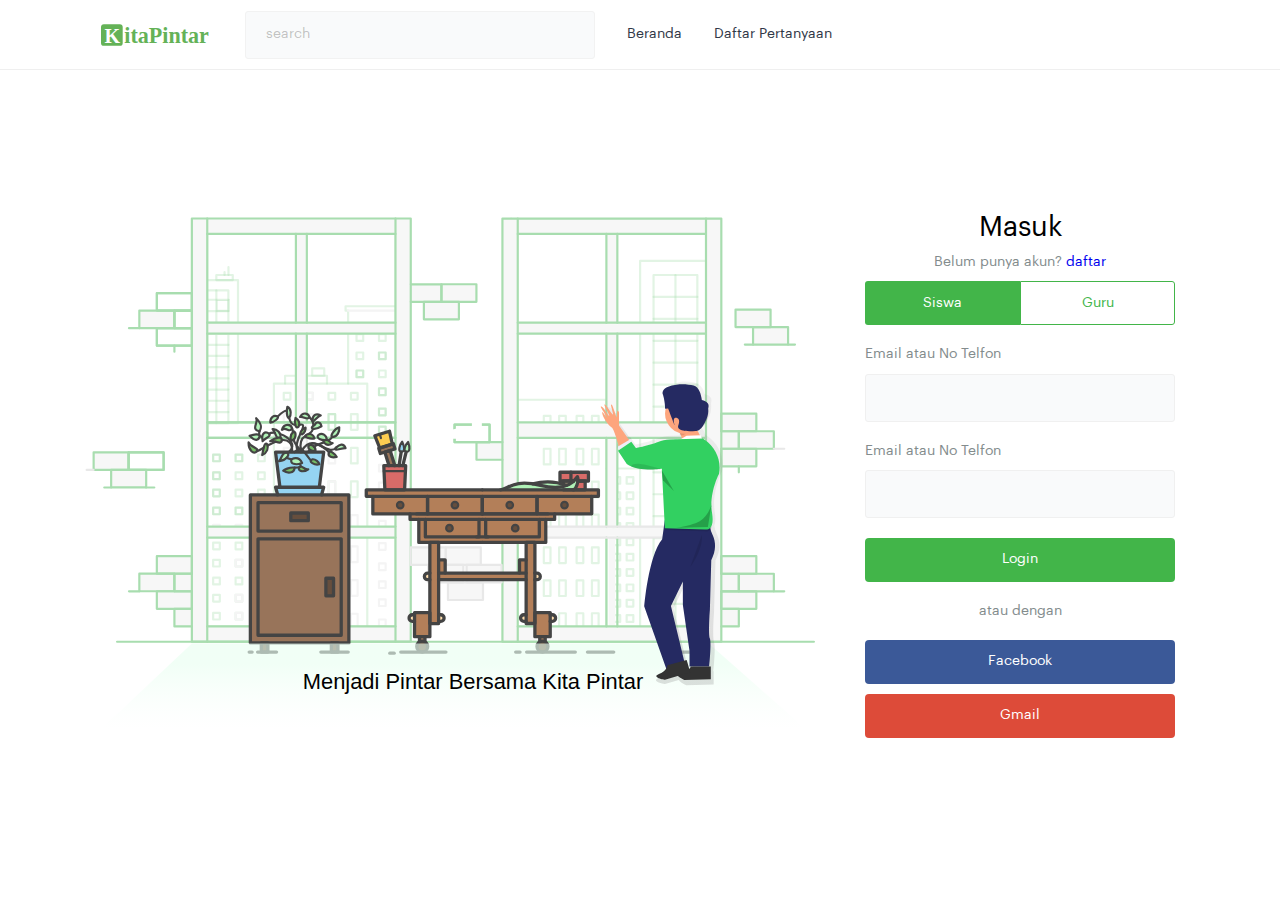
<file: login.html>
<!DOCTYPE html>
<html>
<head>
        <meta charset="UTF-8">
        <meta name="viewport" content="width=device-width, initial-scale=1.0">
        <meta http-equiv="X-UA-Compatible" content="ie=edge">
        <link rel="stylesheet" type="text/css" href="assets/style.css">
        <link rel="stylesheet" type="text/css" href="assets/gridku.css">
        <link rel="stylesheet" href="assets/wygs.css">
        <script type="text/javascript" href="assets/jquery.js"></script>
        <title>Kita Pintar</title>
</head>
<body>
    <nav class="navbar">
        <div class="container navbar-padding">
            <div class="navbar-brand">
                <a class="navbar-item" href="#">
                    <img src="assets/icon/logo.svg" alt="Kita Pintar" width="112" height="28">
                </a>
                <div class="navbar-burger burger" data-target="navbarExampleTransparentExample">
                    <span></span>
                    <span></span>
                    <span></span>
                </div>
            </div>
            <div id="" class="navbar-menu">
                <div class="navbar-start">
                    <div class="navbar-item">
                        <form>
                            <div class="control">
                                <input class="input search-header" type="text" placeholder="search">
                            </div>
                        </form>
                    </div>
                    <a class="navbar-item" href="index.html">
                        Beranda
                    </a>
                    <a class="navbar-item" href="pertanyaan.html">
                        Daftar Pertanyaan
                    </a>
                </div>
                
                
            </div>
        </div>
    </nav>
    <div class="container full-height-vh">
        <div class="row full-height-vh flex flex-center row-direction">
            <div class="grid-8">
                <img width="100%" src="assets/img/illustration.svg" alt="">
            </div>
            <div class="grid-4 ">
                <div class="panel">
                    <div class="padding-20">
                        <div class="flex flex-center">
                            <p class="text-super1">Masuk</p>
                            <p class="text-normal-1 margin-top-10 margin-bottom-10">Belum punya akun? <a href="register.html">daftar</a></p>
                        </div>
                        <div class="row no-margin">
                            <div class="grid-6">
                                <button class="button basic full-width nesting-button">Siswa</button>
                            </div>
                            <div class="grid-6">
                                <button class="button basic-ghost full-width nesting-button1">Guru</button>
                            </div>
                            
                            
                        </div>
                        <div>
                            <p class="text-normal-1 margin-top-20 margin-bottom-10">Email atau No Telfon</p>
                            <input class="input border" type="text">
                        </div>
                        <div>
                            <p class="text-normal-1 margin-top-20 margin-bottom-10">Email atau No Telfon</p>
                            <input class="input border" type="text">
                        </div>
                        <a href="index.html" class="button basic full-width margin-top-20">Login</a>
                        <div class="flex flex-center">
                            <p class="text-normal-1 margin-top-20 margin-bottom-20">atau dengan</p>
                        </div>
                        <button class="button fb full-width">Facebook</button>
                        <button class="button google full-width margin-top-10">Gmail</button>
                    </div>
                </div>
            </div>
        </div>
    </div>
</body>
</html>
</file>
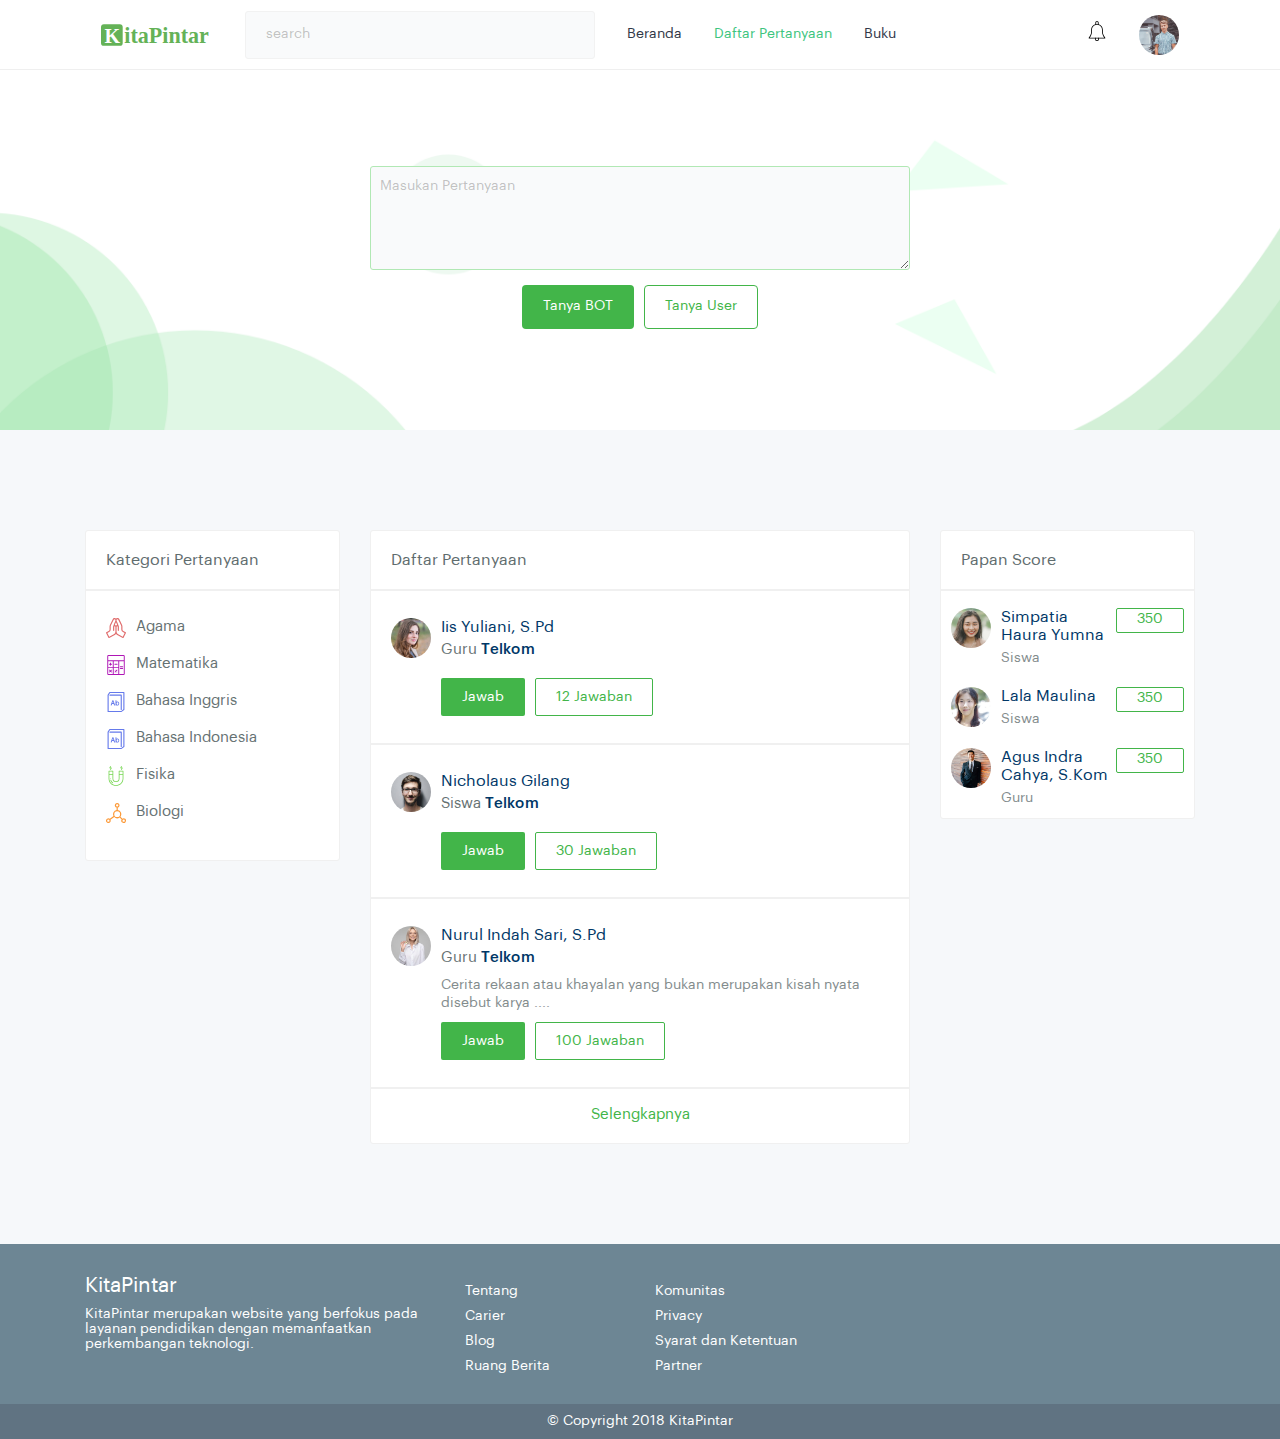
<file: pertanyaan.html>
<!DOCTYPE html>
<html>
<head>
    <meta charset="UTF-8">
    <meta name="viewport" content="width=device-width, initial-scale=1.0">
    <meta http-equiv="X-UA-Compatible" content="ie=edge">
    <link rel="stylesheet" type="text/css" href="assets/style.css">
    <link rel="stylesheet" type="text/css" href="assets/gridku.css">
    <link rel="stylesheet" href="assets/wygs.css">
    <script type="text/javascript" href="assets/jquery.js"></script>
    <title>Kita Pintar</title>
</head>
<body>
    <nav class="navbar">
        <div class="container navbar-padding">
            <div class="navbar-brand">
                <a class="navbar-item" href="index.html">
                    <img src="assets/icon/logo.svg" alt="Kita Pintar" width="112" height="28">
                </a>
                <div class="navbar-burger burger" data-target="">
                    <span></span>
                    <span></span>
                    <span></span>
                </div>
            </div>
            <div id="" class="navbar-menu">
                <div class="navbar-start">
                    <div class="navbar-item">
                        <form>
                            <div class="control">
                                <input class="input search-header" type="text" placeholder="search">
                            </div>
                        </form>
                    </div>
                    <a class="navbar-item" href="index.html">
                        Beranda
                    </a>
                    <a class="navbar-item is-active" href="pertanyaan.html">
                        Daftar Pertanyaan
                    </a>
                    <a class="navbar-item" href="buku.html">
                        Buku
                    </a>
                </div>
                
                <div class="navbar-end">
                    
                    <div class="navbar-item has-dropdown is-hoverable">
                        <div class="navbar-link">
                            <i><img width="20px" src="assets/img/notification.svg"></i>
                        </div> 
                        <div class="navbar-dropdown  is-right is-boxed">
                            <a class="navbar-item" href="">
                                Tugas
                            </a>
                            <a class="navbar-item" href="catatan_guru.html">
                                Catatan Guru
                            </a>
                            <a class="navbar-item" href="exam.html">
                                Ulangan
                            </a>
                        </div>
                    </div>
                    <div class="navbar-item has-dropdown is-hoverable">
                        <div class="navbar-link">
                            <img class="rounded" src="assets/student/grid/p_akbar.jpg" />
                        </div> 
                        <div class="navbar-dropdown  is-right is-boxed">
                            <a class="navbar-item" href="profile.html">
                                Profile
                            </a>
                            <a class="navbar-item" href="#">
                                Bantuan
                            </a>
                            <a class="navbar-item" href="#">
                                Pengaturan
                            </a>
                            <hr class="navbar-divider">
                            <a class="navbar-item" href="login.html">
                                Logout
                            </a>
                        </div>
                    </div>
                </div>
            </div>
        </div>
    </nav>
  
  <section class="background-bg">
    <div class="container full-height">
      <div class="row full-height">
        <div class="grid-3"></div>
        <div class="grid-6 flex  flex-center justify-center">
          <textarea placeholder="Masukan Pertanyaan" class="textarea border-color" name="text" id="" cols="2" rows="4"></textarea>
          <div class="margin-top-10">
            <button class="button basic margin-5">Tanya BOT</button><button class="button basic-ghost margin-5">Tanya User</button>
          </div>
        </div>
        <div class="grid-3"></div>
      </div>
    </div>
  </section>
  
  <section class="padding-top-100 padding-bottom-100 grey-color">
    <div class="container">
      <div class="row">
        <div class="grid-3">
          <div class="panel border">
            <h3 class="margin-20">Kategori Pertanyaan</h3>
            <hr>
            <div class=" padding-20">
              <div class="flex">
                <img class="margin-right-10 font-biru" width="20px" height="20px" src="assets/icon/agama.svg" alt="icon">
                <p class="text-normal padding-bottom-20">Agama</p>
              </div>
              <div class="flex">
                <img class="margin-right-10 font-merah" width="20px" height="20px" src="assets/icon/math.svg" alt="icon">
                <p class="text-normal  padding-bottom-20">Matematika</p>
              </div>
              <div class="flex">
                <img class="margin-right-10 font-orange" width="20px" height="20px" src="assets/icon/kamus.svg" alt="icon">
                <p class="text-normal  padding-bottom-20">Bahasa Inggris</p>
              </div>
              <div class="flex">
                <img class="margin-right-10 font-jingga" width="20px" height="20px" src="assets/icon/kamus.svg" alt="icon">
                <p class="text-normal  padding-bottom-20">Bahasa Indonesia</p>
              </div>
              <div class="flex">
                <img class="margin-right-10 font-hijau" width="20px" height="20px" src="assets/icon/fisika.svg " alt="icon">
                <p class="text-normal  padding-bottom-20">Fisika</p>
              </div>
              <div class="flex">
                <img class="margin-right-10 font-merah" width="20px" height="20px" src="assets/icon/biology.svg" alt="icon">
                <p class="text-normal  padding-bottom-20">Biologi</p>
              </div>
            </div>
          </div>
        </div>
        <div class="grid-6">
          <div class="panel padding-5 border">
            <h3 class="margin-20">Daftar Pertanyaan</h3>
            <hr>
            <div class="padding-20">
              <div class="flex">
                <img class="rounded margin-right-10" src="assets/teacher/p_iis.jpg" alt="people">
                <div>
                  <a class="text-title" href="">Iis Yuliani, S.Pd </a>
                  <p class="text-normal margin-top-5">Guru <b>Telkom</b></p>
                  <p class="padding-top-10 text-normal-1">
                  
                  </p>
                  <div class="margin-top-10">
                    <button class="button basic-small margin-right-10">Jawab</button><button class="button basic-ghost-small">12 Jawaban</button>
                  </div>
                </div>
              </div> 
            </div>
            <hr class="">
            <div class="padding-20">
              <div class="flex">
                <img class="rounded margin-right-10" src="assets/student/grid/p_gilang.jpg" alt="asdas">
                <div>
                  <a class="text-title" href="">Nicholaus Gilang </a>
                  <p class="text-normal margin-top-5">Siswa <b>Telkom</b></p>
                  <p class="padding-top-10 text-normal-1">
                    
                  </p>
                  <div class="margin-top-10">
                    <button class="button basic-small margin-right-10">Jawab</button><button class="button basic-ghost-small">30 Jawaban</button>
                  </div>
                </div>
              </div> 
            </div>
            <hr class="">
            <div class="padding-20">
              <div class="flex">
                <img class="rounded margin-right-10" src="assets/teacher/p_nurul.jpg" alt="asdas">
                <div>
                  <a class="text-title" href="">Nurul Indah Sari, S.Pd </a>
                  <p class="text-normal margin-top-5">Guru <b>Telkom</b></p>
                  <p class="padding-top-10 text-normal-1">
                      Cerita rekaan atau khayalan yang bukan merupakan kisah nyata disebut karya ....
                  </p>
                  <div class="margin-top-10">
                    <button class="button basic-small margin-right-10">Jawab</button><button class="button basic-ghost-small">100 Jawaban</button>
                  </div>
                </div>
              </div> 
            </div>
            <hr class="">
            <div class="padding-top-10 padding-bottom-20 flex flex-center text-basic">Selengkapnya</div>
            
          </div>
        </div>
        <div class="grid-3">
          <div class="panel padding-5 border">
            <h3 class="margin-20">Papan Score</h3>
            <hr>
            <div class="padding-10">
              <div class="flex space-bethwen">
                <div class="flex">
                  <img class="rounded margin-right-10" src="assets/student/grid/p_haura.jpg" alt="asdas">
                  <div>
                    <a class="text-title" href="">Simpatia Haura Yumna</a>
                    <p class="text-normal-1 margin-top-5">Siswa</p>
                  </div>
                </div>
                <div class="basic-ghost-small1">350</div>
              </div>
            </div>
            <div class="padding-10">
              <div class="flex space-bethwen">
                <div class="flex">
                  <img class="rounded margin-right-10" src="assets/student/grid/p_lala.jpg" alt="asdas">
                  <div>
                    <a class="text-title" href="">Lala Maulina</a>
                    <p class="text-normal-1 margin-top-5">Siswa</p>
                  </div>
                </div>
                <div class="basic-ghost-small1">350</div>
              </div>
            </div>
            <div class="padding-10">
              <div class="flex space-bethwen">
                <div class="flex">
                  <img class="rounded margin-right-10" src="assets/teacher/p_agus.jpg" alt="asdas">
                  <div>
                    <a class="text-title" href="">Agus Indra Cahya, S.Kom</a>
                    <p class="text-normal-1 margin-top-5">Guru</p>
                  </div>
                </div>
                <div class="basic-ghost-small1">350</div>
              </div>
            </div>
          </div>
        </div>
      </div>
    </div>
  </section>
  <div class="footer">
      <div class="container">
          <div class="row  padding-top-30 padding-bottom-30">
              <div class="grid-4"> <h2 class="font-color-white">KitaPintar</h2>
                  <p class="font-biasa font-color-white margin-top-10 ">KitaPintar merupakan website yang berfokus pada layanan pendidikan dengan memanfaatkan perkembangan teknologi.</p></div>
                  <div class="grid-2">
                      <p class="margin-top-10 font-color-white font-biasa">Tentang</p>
                      <p class="margin-top-10 font-color-white font-biasa">Carier</p>
                      <p class="margin-top-10 font-color-white font-biasa">Blog</p>
                      <p class="margin-top-10 font-color-white font-biasa">Ruang Berita</p>
                  </div>
                  <div class="grid-3">
                      <p class="margin-top-10 font-color-white font-biasa">Komunitas</p>
                      <p class="margin-top-10 font-color-white font-biasa">Privacy</p>
                      <p class="margin-top-10 font-color-white font-biasa">Syarat dan Ketentuan</p>
                      <p class="margin-top-10 font-color-white font-biasa">Partner</p>
                  </div>
                  <div class="grid-3"></div>
              </div>
              
          </div>
          <div class="footer-back padding-10 flex flex-center">
              <h4 class="font-color-white">© Copyright 2018 KitaPintar</h4>
          </div>
      </div>
  </body>
  </html>
  
  
  
</body>
</html>
</file>
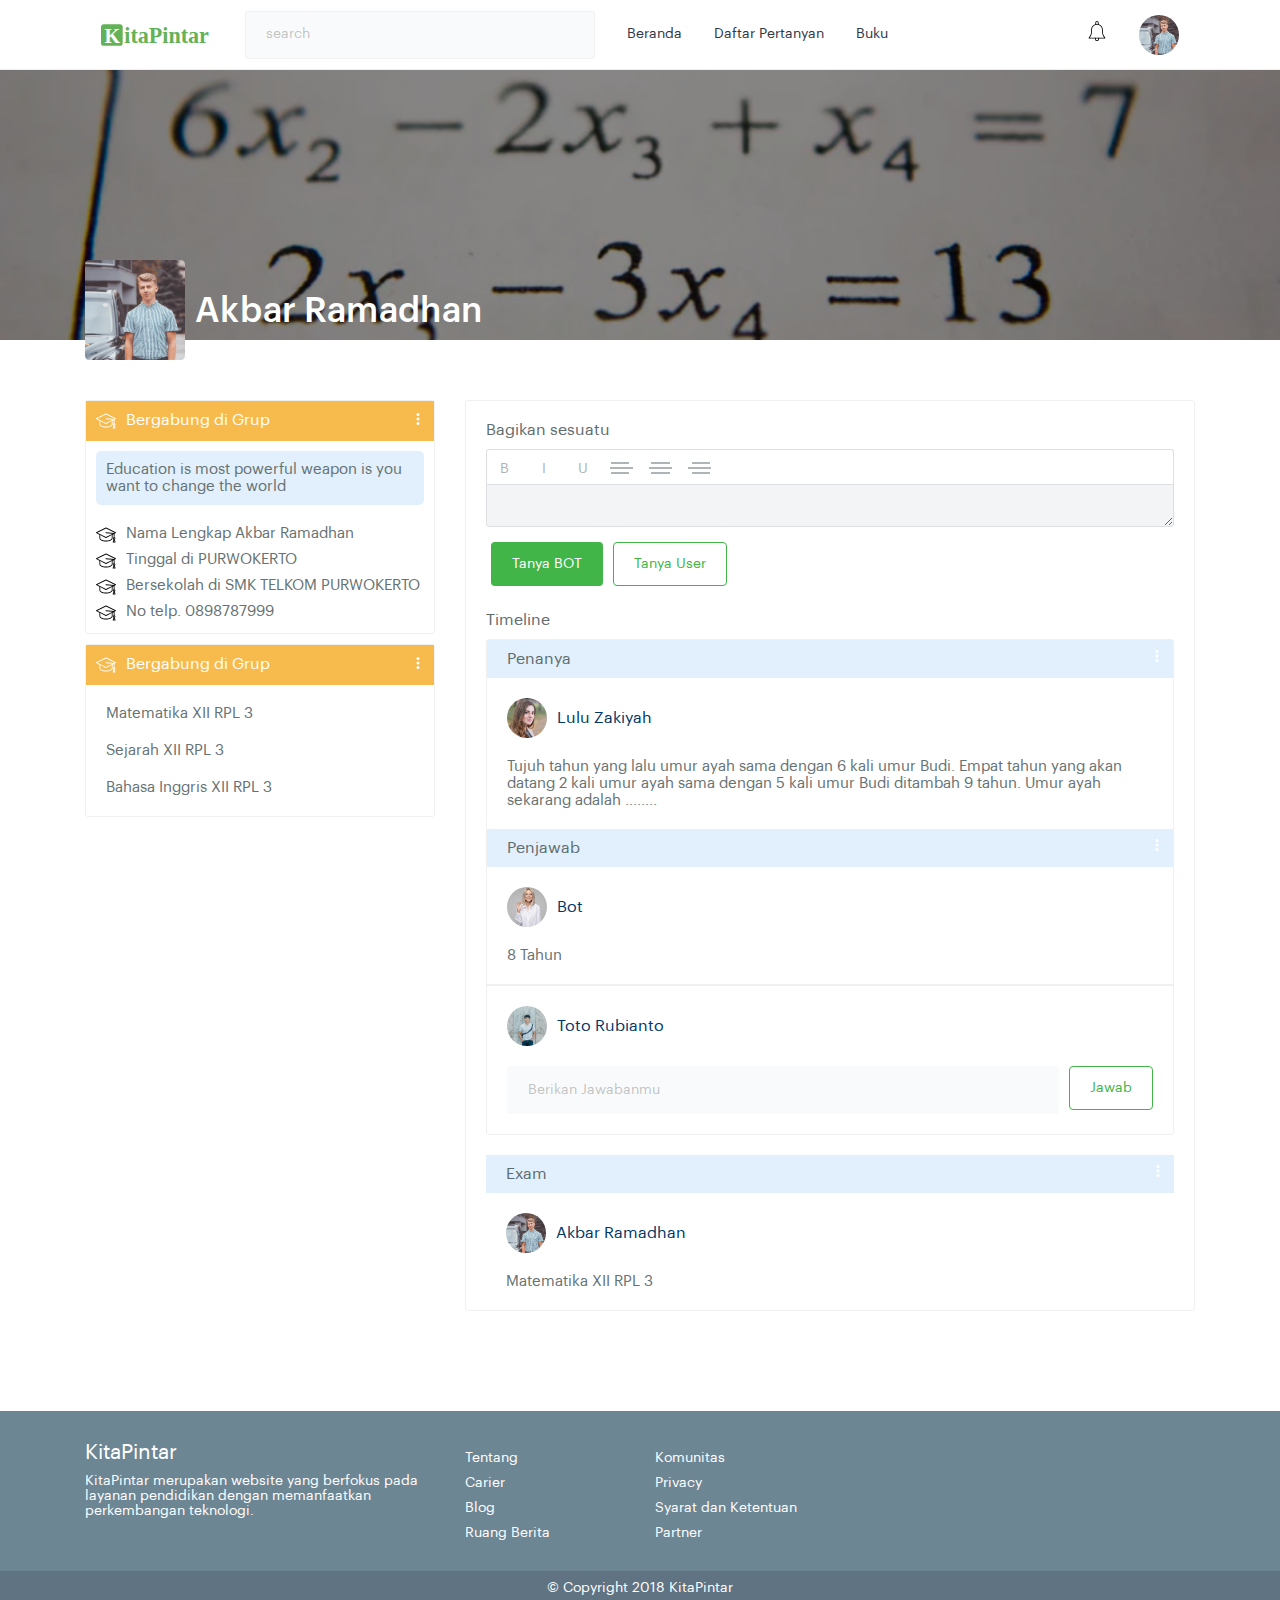
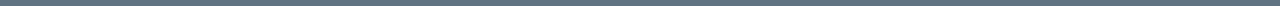
<file: profile.html>
<!DOCTYPE html>
<html lang="en">
<head>
        <meta charset="UTF-8">
        <meta name="viewport" content="width=device-width, initial-scale=1.0">
        <meta http-equiv="X-UA-Compatible" content="ie=edge">
        <link rel="stylesheet" type="text/css" href="assets/style.css">
        <link rel="stylesheet" type="text/css" href="assets/gridku.css">
        <link rel="stylesheet" href="assets/wygs.css">
        <script type="text/javascript" href="assets/jquery.js"></script>
        <title>Kita Pintar</title>
</head>
<body>
    
        <nav class="navbar">
                <div class="container navbar-padding">
                    <div class="navbar-brand">
                        <a class="navbar-item" href="index.html">
                            <img src="assets/icon/logo.svg" alt="Kita Pintar" width="112" height="28">
                        </a>
                        <div class="navbar-burger burger" data-target="">
                            <span></span>
                            <span></span>
                            <span></span>
                        </div>
                    </div>
                    <div id="" class="navbar-menu">
                        <div class="navbar-start">
                            <div class="navbar-item">
                                <form>
                                    <div class="control">
                                        <input class="input search-header" type="text" placeholder="search">
                                    </div>
                                </form>
                            </div>
                            <a class="navbar-item " href="index.html">
                                Beranda
                            </a>
                            <a class="navbar-item" href="pertanyaan.html">
                                Daftar Pertanyan
                            </a>
                            <a class="navbar-item" href="buku.html">
                                Buku
                            </a>
                        </div>
                        
                        <div class="navbar-end">
                            
                            <div class="navbar-item has-dropdown is-hoverable">
                                <div class="navbar-link">
                                    <i><img width="20px" src="assets/img/notification.svg"></i>
                                </div> 
                                <div class="navbar-dropdown  is-right is-boxed">
                                    <a class="navbar-item" href="">
                                        Tugas
                                    </a>
                                    <a class="navbar-item" href="catatan_guru.html">
                                        Catatan Guru
                                    </a>
                                    <a class="navbar-item" href="exam.html">
                                        Ulangan
                                    </a>
                                </div>
                            </div>
                            <div class="navbar-item has-dropdown is-hoverable">
                                <div class="navbar-link">
                                    <img class="rounded" src="assets/student/grid/p_akbar.jpg" />
                                </div> 
                                <div class="navbar-dropdown  is-right is-boxed">
                                    <a class="navbar-item is-active" href="profile.html">
                                        Profile
                                    </a>
                                    <a class="navbar-item" href="#">
                                        Bantuan
                                    </a>
                                    <a class="navbar-item" href="#">
                                        Pengaturan
                                    </a>
                                    <hr class="navbar-divider">
                                    <a class="navbar-item" href="login.html">
                                        Logout
                                    </a>
                                </div>
                            </div>
                        </div>
                    </div>
                </div>
            </nav>
    
    <section class="background-bg-group">
        <div class="overlay full-height"></div>
    </section>
    <div class="container">
        <div style="margin-top:-80px;">
            <div class="flex flex-center-vertical">
                <img src="assets/student/grid/p_akbar.jpg" alt="profile-picture" class="img-profile-square">
                <h2 class="margin-left-10 "><b class="font-color-white text-super">Akbar Ramadhan</b></h2> 
            </div>
        </div>
    </div>  
    <section class="padding-bottom-100">
        <div class="container">

        <div class="row">
                <div class="grid-4 margin-top-40">
                    <div class="panel border">
                        <div class="padding-10 yellow-bg">
                            <img src="assets/icon/ic_three_dots.svg" width="12px" height="12px" alt="ic-graduate" class="is-pulled-right margin-top-2">
                            <div class="flex ">
                                <img class="margin-right-10" width="20px" height="20px" src="assets/icon/ic_graduate.svg" alt="icon">
                                <h3 class="text-title font-color-white">Bergabung di Grup</h3>
                            </div>
                        </div>
                        <div class="margin-10">
                            <div class="padding-10 blue-bg radius">
                                <p class="text-normal">Education is most powerful weapon is you want to change the world</p>
                            </div>
                            <div class="flex margin-top-20">
                                <img class="margin-right-10" width="20px" height="20px" src="assets/icon/ic_graduate.1.svg" alt="icon">
                                <p class="text-normal">Nama Lengkap <a href="" class="text-normal">Akbar Ramadhan </a></p>
                            </div>
                            <div class="flex margin-top-6">
                                <img class="margin-right-10" width="20px" height="20px" src="assets/icon/ic_graduate.1.svg" alt="icon">
                                <p class="text-normal">Tinggal di  <a href="" class="text-normal">PURWOKERTO </a></p>
                            </div>
                            <div class="flex margin-top-6">
                                <img class="margin-right-10" width="20px" height="20px" src="assets/icon/ic_graduate.1.svg" alt="icon">
                                <p class="text-normal">Bersekolah di <a href="" class="text-normal">SMK TELKOM PURWOKERTO </a></p>
                            </div>
                            <div class="flex margin-top-6">
                                <img class="margin-right-10" width="20px" height="20px" src="assets/icon/ic_graduate.1.svg" alt="icon">
                                <p class="text-normal">No telp. <a href="" class="text-normal">0898787999 </a></p>
                            </div>
                        </div>                                 
                    </div>
                    
                    <div class="panel border margin-top-10 margin-bottom-20">
                        <div class="padding-10 yellow-bg">
                            <img src="assets/icon/ic_three_dots.svg" width="12px" height="12px" alt="ic-graduate" class="is-pulled-right margin-top-2">
                            <div class="flex ">
                                <img class="margin-right-10" width="20px" height="20px" src="assets/icon/ic_graduate.svg" alt="icon">
                                <h3 class="text-title font-color-white">Bergabung di Grup</h3>
                            </div>
                        </div>
                        <div class="flex margin-20">
                            <h4 class="text-normal">Matematika XII RPL 3</h4>
                        </div>
                        <div class="flex margin-20">
                            <h4 class="text-normal">Sejarah XII RPL 3</h4>
                        </div>
                        <div class="flex margin-20">
                            <h4 class="text-normal">Bahasa Inggris XII RPL 3</h4>
                        </div>   
                    </div>
                </div>
                
                <div class="grid-8 margin-top-40">
                    <div class="panel border">
                        <div class="margin-20">
                            <h3>Bagikan sesuatu</h3>
                            <div class="editor-controls margin-top-10">
                                <a href='#' >B</a>
                                <a href='#' >I</a>
                                <a href='#' >U</a>
                                <a href='#' ><i class="menu-left"></i></a>
                                <a href='#' ><i class="menu-center"></i></a>
                                <a href='#' ><i class="menu-right"></i></a>
                            </div>
                            <div class="editor-content" contenteditable> 
                            </div>
                            <div class="margin-top-10">
                                <button class="button basic margin-5">Tanya BOT</button><button class="button basic-ghost margin-5">Tanya User</button>
                            </div>
                            <h3 class="margin-top-20">Timeline</h3>
                            <div class="panel border margin-top-10">
                                
                                <div class="blue-bg " >
                                    <div class="padding-left-10">
                                        <div class="padding-10">
                                            <img src="assets/icon/ic_three_dots.svg" width="12px" height="12px" alt="" class="is-pulled-right">
                                            <h3>Penanya</h3>
                                        </div>
                                    </div>
                                </div>
                                
                                <div class="flex margin-20">
                                    <img class="rounded" src="assets/teacher/p_iis.jpg" />
                                    <div class="margin-left-10">
                                        <div class="flex flex-center-vertical">
                                            <a href="" class="text-title">Lulu Zakiyah</a>
                                        </div>
                                    </div>
                                </div>
                                <div class="flex margin-20">
                                    <p class="text-normal">Tujuh tahun yang lalu umur ayah sama dengan 6 kali umur Budi. Empat tahun yang akan
                                            datang 2 kali umur ayah sama dengan 5 kali umur Budi ditambah 9 tahun. Umur ayah
                                            sekarang adalah ........
                                            </p>
                                </div>
                                
                                <div class="blue-bg">
                                    <div class="padding-left-10">
                                        <div class="padding-10">
                                            <img src="assets/icon/ic_three_dots.svg" width="12px" height="12px" alt="" class="is-pulled-right">
                                            <h3>Penjawab</h3>
                                        </div>
                                    </div>
                                </div>
                                
                                <div class="flex margin-20">
                                    <img class="rounded" src="assets/teacher/p_nurul.jpg" />
                                    <div class="margin-left-10">
                                        <div class="flex flex-center-vertical">
                                            <a href="" class="text-title">Bot</a>
                                        </div>
                                    </div>
                                </div>
                                <div class="flex margin-20">
                                    <p class="text-normal">8 Tahun</p>
                                </div>
                                <hr>
                                
                                <div class="flex margin-20">
                                    <img class="rounded" src="assets/student/grid/p_avtara.jpg" />
                                    <div class="margin-left-10">
                                        <div class="flex flex-center-vertical">
                                            <a href="" class="text-title">Toto Rubianto</a>
                                        </div>
                                    </div>
                                </div>
                                <div class="flex margin-20">
                                    <input class="input" type="text" placeholder="Berikan Jawabanmu">
                                    <button class="button basic-ghost margin-left-10">Jawab</button>
                                </div>
                                
                            </div>
                            
                            <div class="margin-top-20">
                                <div class="panel">
                                    <div class="blue-bg">
                                        <div class="padding-left-10">
                                            <div class="padding-10">
                                                <img src="assets/icon/ic_three_dots.svg" width="12px" height="12px" alt="" class="is-pulled-right">
                                                <h3>Exam</h3>
                                            </div>
                                        </div>
                                    </div>
                                    <div class="flex margin-20">
                                        <img class="rounded" src="assets/student/grid/p_akbar.jpg" />
                                        <div class="margin-left-10">
                                            <div class="flex flex-center-vertical">
                                                <a href="" class="text-title">Akbar Ramadhan</a>
                                            </div>
                                        </div>
                                    </div>
                                    <div class="flex margin-20">
                                        <p class="text-normal">Matematika XII RPL 3</p>
                                    </div>                                  
                                </div>
                            </div>
                        </div>
                    </div>  
                </div>
            </div>
        
        </div>
    </section>
    
    <div class="footer">
            <div class="container">
                <div class="row  padding-top-30 padding-bottom-30">
                    <div class="grid-4"> <h2 class="font-color-white">KitaPintar</h2>
                        <p class="font-biasa font-color-white margin-top-10 ">KitaPintar merupakan website yang berfokus pada layanan pendidikan dengan memanfaatkan perkembangan teknologi.</p></div>
                        <div class="grid-2">
                            <p class="margin-top-10 font-color-white font-biasa">Tentang</p>
                            <p class="margin-top-10 font-color-white font-biasa">Carier</p>
                            <p class="margin-top-10 font-color-white font-biasa">Blog</p>
                            <p class="margin-top-10 font-color-white font-biasa">Ruang Berita</p>
                        </div>
                        <div class="grid-3">
                            <p class="margin-top-10 font-color-white font-biasa">Komunitas</p>
                            <p class="margin-top-10 font-color-white font-biasa">Privacy</p>
                            <p class="margin-top-10 font-color-white font-biasa">Syarat dan Ketentuan</p>
                            <p class="margin-top-10 font-color-white font-biasa">Partner</p>
                        </div>
                        <div class="grid-3"></div>
                    </div>
                    
                </div>
                <div class="footer-back padding-10 flex flex-center">
                    <h4 class="font-color-white">© Copyright 2018 KitaPintar</h4>
                </div>
            </div>
        </body>
        </html>
</file>
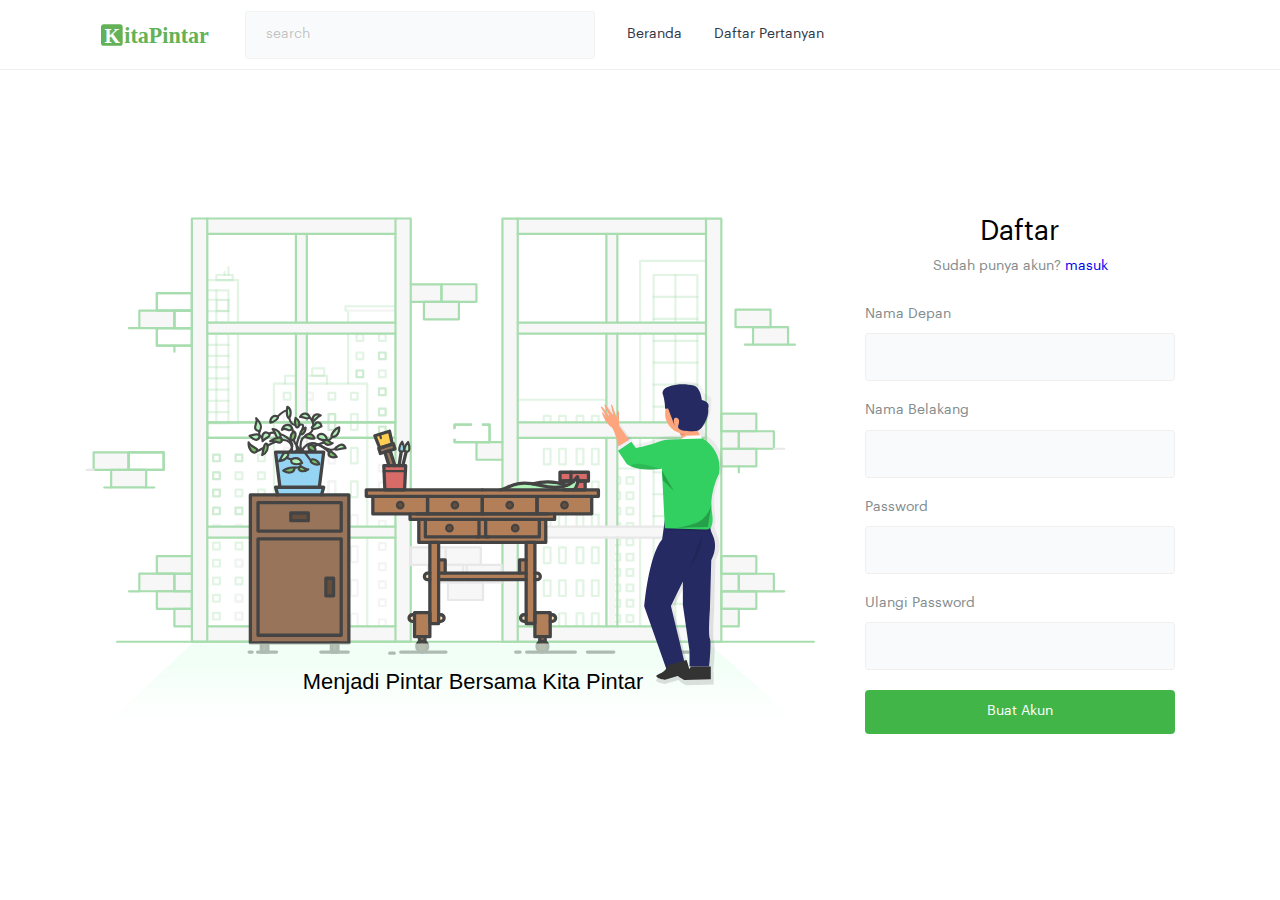
<file: register.1.html>
<!DOCTYPE html>
<html>
<head>
        <meta charset="UTF-8">
        <meta name="viewport" content="width=device-width, initial-scale=1.0">
        <meta http-equiv="X-UA-Compatible" content="ie=edge">
        <link rel="stylesheet" type="text/css" href="assets/style.css">
        <link rel="stylesheet" type="text/css" href="assets/gridku.css">
        <link rel="stylesheet" href="assets/wygs.css">
        <script type="text/javascript" href="assets/jquery.js"></script>
        <title>Kita Pintar</title>
</head>
<body>
    <nav class="navbar">
        <div class="container navbar-padding">
            <div class="navbar-brand">
                <a class="navbar-item" href="#">
                    <img src="assets/icon/logo.svg" alt="Kita Pintar" width="112" height="28">
                </a>
                <div class="navbar-burger burger" data-target="navbarExampleTransparentExample">
                    <span></span>
                    <span></span>
                    <span></span>
                </div>
            </div>
            <div id="" class="navbar-menu">
                <div class="navbar-start">
                    <div class="navbar-item">
                        <form>
                            <div class="control">
                                <input class="input search-header" type="text" placeholder="search">
                            </div>
                        </form>
                    </div>
                    <a class="navbar-item" href="index.html">
                        Beranda
                    </a>
                    <a class="navbar-item" href="pertanyaan.html">
                        Daftar Pertanyan
                    </a>
                </div>
                
                
            </div>
        </div>
    </nav>
    <div class="container full-height-vh">
        <div class="row full-height-vh flex flex-center row-direction">
            <div class="grid-8">
                <img width="100%" src="assets/img/illustration.svg" alt="">
            </div>
            <div class="grid-4 ">
                <div class="panel">
                    <div class="padding-20">
                        <div class="flex flex-center">
                            <p class="text-super1">Daftar</p>
                            <p class="text-normal-1 margin-top-10 margin-bottom-10">Sudah punya akun? <a href="login.html">masuk</a></p>
                        </div>
                        <div>
                            <p class="text-normal-1 margin-top-20 margin-bottom-10">Nama Depan</p>
                            <input class="input border" type="text">
                        </div>
                        <div>
                                <p class="text-normal-1 margin-top-20 margin-bottom-10">Nama Belakang</p>
                                <input class="input border" type="text">
                            </div>
                        <div>
                            <p class="text-normal-1 margin-top-20 margin-bottom-10">Password</p>
                            <input class="input border" type="text">
                        </div>
                        <div>
                            <p class="text-normal-1 margin-top-20 margin-bottom-10">Ulangi Password</p>
                            <input class="input border" type="text">
                        </div>
                       
                        
                        
                        <a  href="index.html" class="button basic full-width margin-top-20">Buat Akun</a>
                    </div>
                </div>
            </div>
        </div>
    </div>
</body>
</html>
</file>
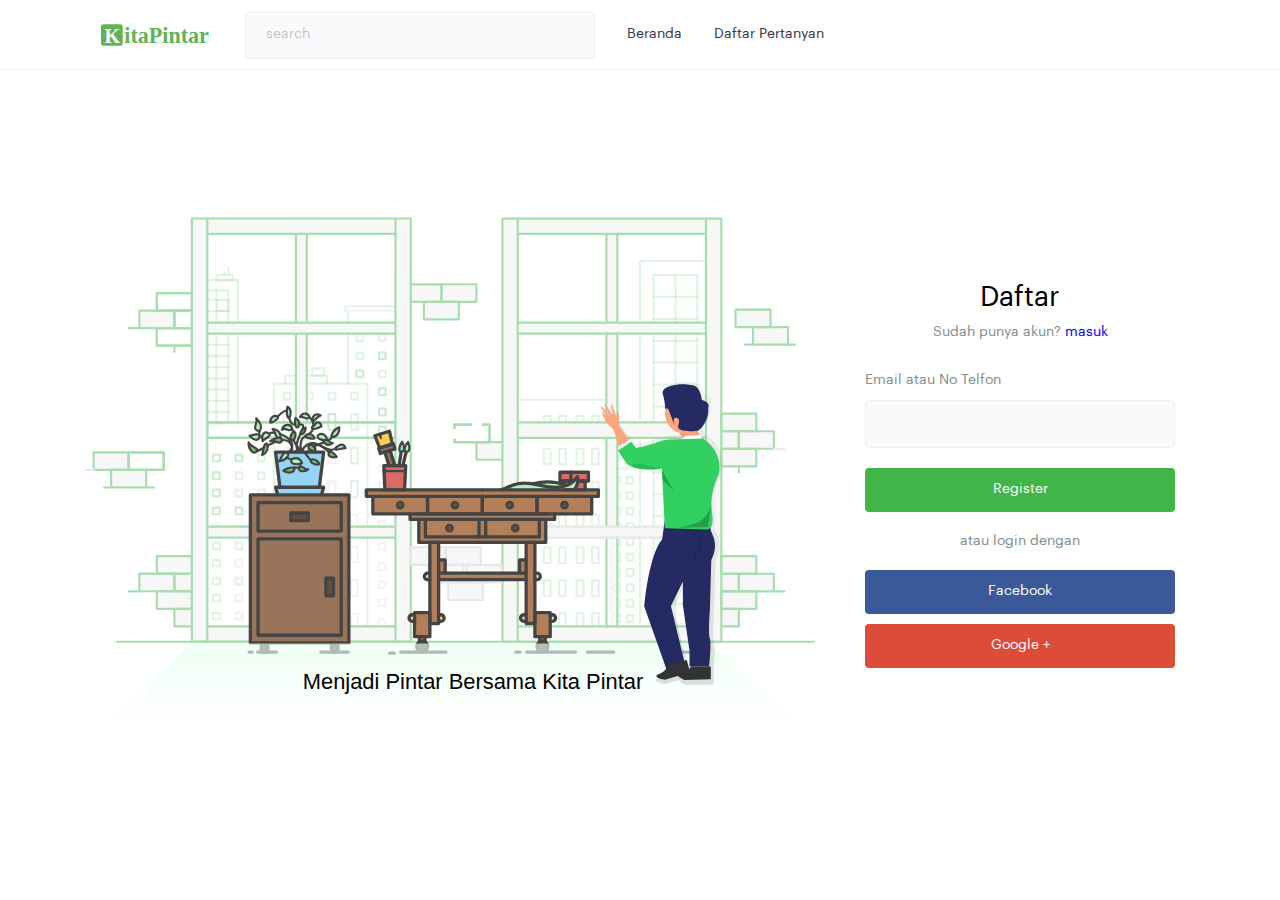
<file: register.html>
<!DOCTYPE html>
<html>
<head>
        <meta charset="UTF-8">
        <meta name="viewport" content="width=device-width, initial-scale=1.0">
        <meta http-equiv="X-UA-Compatible" content="ie=edge">
        <link rel="stylesheet" type="text/css" href="assets/style.css">
        <link rel="stylesheet" type="text/css" href="assets/gridku.css">
        <link rel="stylesheet" href="assets/wygs.css">
        <script type="text/javascript" href="assets/jquery.js"></script>
        <title>Kita Pintar</title>
</head>
<body>
        <nav class="navbar">
                <div class="container navbar-padding">
                    <div class="navbar-brand">
                        <a class="navbar-item" href="#">
                            <img src="assets/icon/logo.svg" alt="Kita Pintar" width="112" height="28">
                        </a>
                        <div class="navbar-burger burger" data-target="navbarExampleTransparentExample">
                            <span></span>
                            <span></span>
                            <span></span>
                        </div>
                    </div>
                    <div id="" class="navbar-menu">
                        <div class="navbar-start">
                            <div class="navbar-item">
                                <form>
                                    <div class="control">
                                        <input class="input search-header" type="text" placeholder="search">
                                    </div>
                                </form>
                            </div>
                            <a class="navbar-item" href="index.html">
                                Beranda
                            </a>
                            <a class="navbar-item" href="pertanyaan.html">
                                Daftar Pertanyan
                            </a>
                        </div>
                        
                        
                    </div>
                </div>
            </nav>
    <div class="container full-height-vh">
            <div class="row full-height-vh flex flex-center row-direction">
                    <div class="grid-8">
                        <img width="100%" src="assets/img/illustration.svg" alt="">
                    </div>
                    <div class="grid-4 ">
                        <div class="panel">
                            <div class="padding-20">
                                <div class="flex flex-center">
                                        <p class="text-super1">Daftar</p>
                                        <p class="text-normal-1 margin-top-10 margin-bottom-10">Sudah punya akun? <a href="#">masuk</a></p>
                                </div>
                                <p class="text-normal-1 margin-top-20 margin-bottom-10">Email atau No Telfon</p>
                                <input class="input border" type="text">
                                <a href="register.1.html"  class="button basic full-width margin-top-20">Register</a>
                                <div class="flex flex-center">
                                        <p class="text-normal-1 margin-top-20 margin-bottom-20">atau login dengan</p>
                                </div>
                                <button class="button fb full-width">Facebook</button>
                                <button class="button google full-width margin-top-10">Google +</button>
                            </div>
                        </div>
                    </div>
            </div>
    </div>
</body>
</html>
</file>
<file: assets/style.css>
@font-face{
    font-family:'Graphik';
    font-style:normal;
    font-weight:normal;
    src:url("../assets/fonts/graphik/Graphik-Regular.eot");
    src:url("../assets/fonts/graphik/Graphik-Regular.eot?#iefix") format("embedded-opentype"),
    url("../assets/fonts/graphik/Graphik-Regular.woff") format("woff"),
    url("../assets/fonts/graphik/Graphik-Regular.ttf") format("truetype"),
    url("../assets/fonts/graphik/Graphik-Regular.svg#Graphik-Regular") format("svg");
    text-rendering:optimizeLegibility
  }
  @font-face{font-family:'Graphik';
    font-style:normal;font-weight:300;
    src:url("../assets/fonts/graphik/Graphik-Light.eot");
    src:url("../assets/fonts/graphik/Graphik-Light.eot?#iefix") format("embedded-opentype"),
    url("../assets/fonts/graphik/Graphik-Light.woff") format("woff"),
    Modern Browsers url("../assets/fonts/graphik/Graphik-Light.ttf") format("truetype"),
    url("../assets/fonts/graphik/Graphik-Light.svg#Graphik-Light") format("svg");
    text-rendering:optimizeLegibility
  }
  @font-face{font-family:'Graphik';
    font-style:normal;
    font-weight:bold;
    src:url("../assets/fonts/graphik/Graphik-Medium.eot");
    src:url("../assets/fonts/graphik/Graphik-Medium.eot?#iefix") format("embedded-opentype"),
    url("../assets/fonts/graphik/Graphik-Medium.woff") format("woff"),
    url("../assets/fonts/graphik/Graphik-Medium.ttf") format("truetype"),
    url("../assets/fonts/graphik   /Graphik-Medium.svg#Graphik-Medium") format("svg");
    text-rendering:optimizeLegibility
  }
  *{
    outline: none;
    font-family: "Graphik",sans-serif;
  }
  
  html,
  body,
  p,
  ol,
  ul,
  li{
    font-family: "Graphik",sans-serif;
    margin: 0;
    padding: 0;
  }
  h1,
  h2,
  h3,
  h4, 
  h5,
  h6 {
    font-weight: normal;
    color: #5F6C6E;
    margin: 0px;
    padding: 0px;
  }
  b{
    color: #003767;
  }
  .text-basic{
    color: #42b549;
    font-size: 15px;
  }
  .text-dark-blue{
    color: #778ea5;
    font-size: 15px;
  }
  .text-normal{
    color: rgb(101, 113, 114);
    font-size: 15px;
  }
  .text-super{
    font-size: 35px;
  }
  .text-super1{
    font-size: 28px;
  }
  
  .text-normal-1{
    color: #838C8D;
    font-size: 14px;
    line-height: 1.3;
  }
  .text-title{
    color: #003767;
    font-size: 16px;
  }
  .text-title1{
    color: #003767;
    font-size: 18px;
  }
  .text-title-white{
    color: #FFFFFF;
    font-size: 16px;
  }
  hr{
    border: 0.5px solid rgb(240, 240, 240);
  }
  ul {
    list-style: none;
  }
  html {
    box-sizing: border-box;
  }
  *, *::before, *::after {
    box-sizing: inherit;
  }
  html { -moz-osx-font-smoothing: grayscale;
    -webkit-font-smoothing: antialiased;
    min-width: 300px;
    overflow-x: hidden;
    overflow-y: scroll;
    text-rendering: optimizeLegibility;
    -webkit-text-size-adjust: 100%;
    -moz-text-size-adjust: 100%;
    -ms-text-size-adjust: 100%;
    text-size-adjust: 100%;
  }
  body,
  button,
  input,
  select,
  textarea, a{
    text-decoration: none;
    font-family:Graphik,sans-serif;
    font-size: 14px;
  }
  .button, .input,
  .textarea, .select select {
    -moz-appearance: none;
    -webkit-appearance: none;
    align-items: center;
    border: 1px solid transparent;
    border-radius: 4px;
    box-shadow: none;
    display: inline-flex;
    justify-content: flex-start;
    line-height: 1.5;
    position: relative;
  }
  .button {
    padding: 5px 20px;
    background-color: white;
    height: 44px;
    border-width: 1px;
    color: #363636;
    cursor: pointer;
    justify-content: center;
    text-align: center;
  } 
  .fb {
    background-color: #3B5998;
    color: white;
  }
  .google {
    background-color: #dd4b39;
    color: white;
  }
  .basic{
    background-color: #42b549;
    color: white;
  }
  .yellow-bg{
    background-color: rgb(247, 187, 77);
    color: white;
  }
  .blue-bg{
    background-color: rgb(225, 240, 252);
    color: white;
  }
  .radius{
    border-radius: 5px;
  }
  .basic:hover{
    background-color: #33a53b;
    color: white;
  }
  .basic-ghost{
    background-color: white;
    border: 1px solid  #42b549;
    color:  #42b549;
  }.basic-ghost-small{
    padding: 3px 20px !important;
    height: 38px;
    background-color: white;
    border: 1px solid  #42b549;
    color:  #42b549;
    border-radius: 2px;
  }
  .basic-ghost-small1{
    padding: 3px 20px !important;
    height: 25px;
    background-color: white;
    border: 1px solid  #42b549;
    color:  #42b549;
    border-radius: 2px;
  }
  .basic-small{
    background-color: #42b549;
    color: white;
    padding: 3px 20px !important;
    height: 38px;
    border-radius: 2px;
  }
  .input {
    padding: 12px 20px;
    border-radius: 3px;
    background-color: #f9fafb;
    height: 48px;
    color: #363636;
    outline-color: none;
    max-width: 100%;
    transition: all 0.2s cubic-bezier(0.815, 0.005, 0.18, 1.005);
    width: 100%;
  }
  .textarea{
    padding: 12px 20px;
    border-radius: 3px;
    background-color: #f9fafb;
    color: #363636;
    outline-color: none;
    transition: all 0.2s cubic-bezier(0.815, 0.005, 0.18, 1.005);
    
  }
  .border-color{
    border: 1px solid #B1E8B4;
  }
  .input::-moz-placeholder,
  .textarea::-moz-placeholder {
    color: rgba(54, 54, 54, 0.3);
  }
  .input::-webkit-input-placeholder,
  .textarea::-webkit-input-placeholder {
    color: rgba(54, 54, 54, 0.3);
  }
  
  .input:hover, .input.is-hovered,
  .textarea:hover,
  .textarea.is-hovered {
    border-color: #3EC57F;
  }
  .textarea {
    display: block;
    max-width: 100%;
    min-width: 100%;
    padding: 0.625em;
    resize: vertical;
  }
  .full-height{
    height: 100%;
  }
  .full-width{
    width: 100%;
  }
  .full-height-vh{
    height: 90vh;
  }
  .nesting-button{
    border-radius: 3px 0px 0px 3px;
  }
  .nesting-button1{
    border-radius: 0px 3px 3px 0px;
  }
  .navbar {
    background-color: white;
    height: 70px;
    position: relative;
    z-index: 30;
    border-bottom: 1px solid #EFEFEF;
  }
  
  .navbar > .container {
    align-items: stretch;
    display: flex;
    width: 100%;
  }
  
  .navbar-brand{
    align-items: stretch;
    display: flex;
    flex-shrink: 0;
    min-height: 3.25rem;
  }
  .navbar-brand a.navbar-item:hover {
    background-color: transparent;
  }
  .navbar-burger {
    cursor: pointer;
    display: block;
    height: 3.25rem;
    position: relative;
    width: 3.25rem;
    margin-left: auto;
  }
  
  .navbar-burger span {
    background-color: currentColor;
    display: block;
    height: 1px;
    left: calc(50% - 8px);
    position: absolute;
    -webkit-transform-origin: center;
    transform-origin: center;
    transition-duration: 86ms;
    transition-timing-function: ease-out;
    width: 16px;
  }
  
  .navbar-burger span:nth-child(1) {
    top: calc(50% - 6px);
  }
  
  .navbar-burger span:nth-child(2) {
    top: calc(50% - 1px);
  }
  
  .navbar-burger span:nth-child(3) {
    top: calc(50% + 4px);
  }
  
  .navbar-menu {
    display: none;
  }
  
  .navbar-item,
  .navbar-link {
    color: #313848;
    display: block;
    line-height: 1.5;
    padding: 0.5rem 1rem;
    position: relative;
  }
  a.navbar-item,
  .navbar-link {
    cursor: pointer;
  }
  a.navbar-item:hover, a.navbar-item.is-active,
  .navbar-link:hover,
  .navbar-link.is-active {
    color: #3EC57F;
    transition: all 0.2s cubic-bezier(0.815, 0.005, 0.18, 1.005);
  }
  
  .navbar-item {
    display: block;
    flex-grow: 0;
    flex-shrink: 0;
  }
  .navbar-item.has-dropdown {
    padding: 0;
  }
  
  .navbar-item.is-expanded {
    flex-grow: 1;
    flex-shrink: 1;
  }
  .navbar-content {
    flex-grow: 1;
    flex-shrink: 1;
  }
  .navbar-link::after {
    border-color: #3273dc;
    margin-top: -0.375em;
    right: 1.125em;
  }
  
  .navbar-dropdown {
    padding-bottom: 0.5rem;
    padding-top: 0.5rem;
  }
  
  .navbar-dropdown .navbar-item {
    padding-left: 1.5rem;
    padding-right: 1.5rem;
  }
  
  .navbar-divider {
    background-color: whitesmoke;
    border: none;
    display: none;
    height: 2px;
    margin: 0.5rem 0;
  }
  
  @media screen and (max-width: 1087px) {
    .navbar > .container {
      display: block;
    }
    .navbar-brand .navbar-item,
    .navbar-tabs .navbar-item {
      align-items: center;
      display: flex;
    }
    .navbar-link::after {
      display: none;
    }
    .navbar-menu {
      background-color: white;
      box-shadow: 0 8px 16px rgba(10, 10, 10, 0.1);
      padding: 0.5rem 0;
    }
    .navbar-menu.is-active {
      display: block;
    }
  }
  
  @media screen and (min-width: 1088px) {
    .navbar,
    .navbar-menu,
    .navbar-start,
    .navbar-end {
      align-items: stretch;
      display: flex;
    }
    .navbar-burger {
      display: none;
    }
    .navbar-item,
    .navbar-link {
      align-items: center;
      display: flex;
    }
    .navbar-item {
      display: flex;
    }
    .navbar-item.has-dropdown {
      align-items: stretch;
    }
    .navbar-item.has-dropdown-up .navbar-link::after {
      -webkit-transform: rotate(135deg) translate(0.25em, -0.25em);
      transform: rotate(135deg) translate(0.25em, -0.25em);
    }
    .navbar-item.has-dropdown-up .navbar-dropdown {
      border-bottom: 2px solid #dbdbdb;
      border-radius: 6px 6px 0 0;
      border-top: none;
      bottom: 100%;
      box-shadow: 0 -8px 8px rgba(10, 10, 10, 0.1);
      top: auto;
    }
    .navbar-dropdown, .navbar-item.is-hoverable:hover .navbar-dropdown {
      display: block;
    }
    .navbar-menu {
      flex-grow: 1;
      flex-shrink: 0;
    }
    .navbar-start {
      justify-content: flex-start;
      margin-right: auto;
    }
    .navbar-end {
      justify-content: flex-end;
      margin-left: auto;
    }
    .navbar-dropdown {
      background-color: white;
      border-bottom-left-radius: 6px;
      border-bottom-right-radius: 6px;
      border-top: 1px solid #F2F2F2;
      box-shadow: 0 8px 8px rgba(10, 10, 10, 0.1);
      display: none;
      
      left: 0;
      min-width: 100%;
      position: absolute;
      top: 100%;
      z-index: 20;
    }
    .navbar-dropdown .navbar-item {
      padding: 0.375rem 1rem;
      white-space: nowrap;
    }
    .navbar-dropdown a.navbar-item {
      padding-right: 3rem;
    }
    .navbar-dropdown a.navbar-item:hover {
      background-color: whitesmoke;
      color: #0a0a0a;
    }
    .navbar-dropdown a.navbar-item.is-active {
      background-color: whitesmoke;
      color: #3273dc;
    }
    .navbar-dropdown.is-right {
      left: auto;
      right: 0;
    }
    .navbar-divider {
      display: block;
    }
  }
  .padding-10{
    padding: 10px;
  }
  .padding-20{
    padding: 20px;
  }
  .padding-30{
    padding: 30px;
  }
  .padding-40{
    padding: 40px;
  }
  .padding-50{
    padding: 50px;
  }
  .padding-60{
    padding: 60px;
  }
  .padding-70{
    padding: 70px;
  }
  .padding-80{
    padding: 80px;
  }
  .padding-90{
    padding: 90px;
  }
  .padding-100{
    padding: 100px;
  }
  .padding-120{
    padding: 120px;
  }
  .padding-top-10{
    padding-top: 10px;
  }
  .padding-top-20{
    padding-top: 20px;
  }
  .padding-top-30{
    padding-top: 30px;
  }
  .padding-top-40{
    padding-top: 40px;
  }
  .padding-top-50{
    padding-top: 50px;
  }
  .padding-top-60{
    padding-top: 60px;
  }
  .padding-top-70{
    padding-top: 70px;
  }
  .padding-top-80{
    padding-top: 80px;
  }
  .padding-top-90{
    padding-top: 90px;
  }
  .padding-top-100{
    padding-top: 100px;
  }
  .padding-top-120{
    padding-top: 120px;
  }
  .padding-bottom-10{
    padding-bottom: 10px;
  }
  .padding-bottom-5{
    padding-bottom: 5px;
  }
  .padding-bottom-20{
    padding-bottom: 20px;
  }
  .padding-bottom-30{
    padding-bottom: 30px;
  }
  .padding-bottom-40{
    padding-bottom: 40px;
  }
  .padding-bottom-50{
    padding-bottom: 50px;
  }
  .padding-bottom-60{
    padding-bottom: 60px;
  }
  .padding-bottom-70{
    padding-bottom: 70px;
  }
  .padding-bottom-80{
    padding-bottom: 80px;
  }
  .padding-bottom-90{
    padding-bottom: 90px;
  }
  .padding-bottom-100{
    padding-bottom: 100px;
  }
  .padding-bottom-120{
    padding-bottom: 120px;
  }
  .padding-left-10{
    padding-left: 10px;
  }
  .padding-left-20{
    padding-left: 20px;
  }
  .padding-left-30{
    padding-left: 30px;
  }
  .padding-left-40{
    padding-left: 40px;
  }
  .padding-left-50{
    padding-left: 50px;
  }
  .padding-left-60{
    padding-left: 60px;
  }
  .padding-left-70{
    padding-left: 70px;
  }
  .padding-left-80{
    padding-left: 80px;
  }
  .padding-left-90{
    padding-left: 90px;
  }
  .padding-left-100{
    padding-left: 100px;
  }
  .padding-left-120{
    padding-left: 120px;
  }
  .padding-right-10{
    padding-right: 10px;
  }
  .padding-right-20{
    padding-right: 20px;
  }
  .padding-right-30{
    padding-right: 30px;
  }
  .padding-right-40{
    padding-right: 40px;
  }
  .padding-right-50{
    padding-right: 50px;
  }
  .padding-right-60{
    padding-right: 60px;
  }
  .padding-right-70{
    padding-right: 70px;
  }
  .padding-right-80{
    padding-right: 80px;
  }
  .padding-right-90{
    padding-right: 90px;
  }
  .padding-right-100{
    padding-right: 100px;
  }
  .padding-right-120{
    padding-right: 120px;
  }
  
  
  .margin-5{
    margin: 5px;
  }
  .margin-10{
    margin: 10px;
  }
  .margin-20{
    margin: 20px;
  }
  .margin-30{
    margin: 30px;
  }
  .margin-40{
    margin: 40px;
  }
  .margin-50{
    margin: 50px;
  }
  .margin-60{
    margin: 60px;
  }
  .margin-70{
    margin: 70px;
  }
  .margin-80{
    margin: 80px;
  }
  .margin-90{
    margin: 90px;
  }
  .margin-100{
    margin: 100px;
  }
  .margin-120{
    margin: 120px;
  }
  .margin-top-5{
    margin-top: 5px;
  } 
  .margin-top-10{
    margin-top: 10px;
  }
  .margin-top-2{
    margin-top: 2px;
  }
  .margin-top-6{
    margin-top: 6px;
  }
  .margin-top-20{
    margin-top: 20px;
  }
  .margin-top-30{
    margin-top: 30px;
  }
  .margin-top-40{
    margin-top: 40px;
  }
  .margin-top-50{
    margin-top: 50px;
  }
  .margin-top-60{
    margin-top: 60px;
  }
  .margin-top-70{
    margin-top: 70px;
  }
  .margin-top-80{
    margin-top: 80px;
  }
  .margin-top-90{
    margin-top: 90px;
  }
  .margin-top-100{
    margin-top: 100px;
  }
  .margin-top-120{
    margin-top: 120px;
  }
  .margin-bottom-10{
    margin-bottom: 10px;
  }
  .margin-bottom-20{
    margin-bottom: 20px;
  }
  .margin-bottom-30{
    margin-bottom: 30px;
  }
  .margin-bottom-40{
    margin-bottom: 40px;
  }
  .margin-bottom-50{
    margin-bottom: 50px;
  }
  .margin-bottom-60{
    margin-bottom: 60px;
  }
  .margin-bottom-70{
    margin-bottom: 70px;
  }
  .margin-bottom-80{
    margin-bottom: 80px;
  }
  .margin-bottom-90{
    margin-bottom: 90px;
  }
  .margin-bottom-100{
    margin-bottom: 100px;
  }
  .margin-bottom-120{
    margin-bottom: 120px;
  }
  .margin-left-10{
    margin-left: 10px;
  }
  .margin-left-4{
    margin-left: 4px;
  }
  .margin-left-20{
    margin-left: 20px;
  }
  .margin-left-30{
    margin-left: 30px;
  }
  .margin-left-40{
    margin-left: 40px;
  }
  .margin-left-50{
    margin-left: 50px;
  }
  .margin-left-60{
    margin-left: 60px;
  }
  .margin-left-70{
    margin-left: 70px;
  }
  .margin-left-80{
    margin-left: 80px;
  }
  .margin-left-90{
    margin-left: 90px;
  }
  .margin-left-100{
    margin-left: 100px;
  }
  .margin-left-120{
    margin-left: 120px;
  }
  .margin-right-10{
    margin-right: 10px;
  }
  .margin-right-20{
    margin-right: 20px;
  }
  .margin-right-30{
    margin-right: 30px;
  }
  .margin-right-40{
    margin-right: 40px;
  }
  .margin-right-50{
    margin-right: 50px;
  }
  .margin-right-60{
    margin-right: 60px;
  }
  .margin-right-70{
    margin-right: 70px;
  }
  .margin-right-80{
    margin-right: 80px;
  }
  .margin-right-90{
    margin-right: 90px;
  }
  .margin-right-100{
    margin-right: 100px;
  }
  .margin-right-120{
    margin-right: 120px;
  } 
  .border{
    border: 0.5px solid #f0f0f0;
  }
  
  .panel{
    border-radius: 3px;
    background: white;
    
    
  }
  
  .search-header{
    border: 0.5px solid;
    border-color: #F2F2F2;
    width: 350px;
  }
  .background-grey{
    background-color: #F8F8F8;
  }
  .flex{
    display: flex;
  }
  .flex-center{
    height: 100%;
    flex-direction: column;
    align-items: center;
  }
  .flex-center-vertical{
    height: 100%;
    align-items: center;
  }
  .flex-wrap{
    display: -webkit-flex; /* Safari */
    -webkit-flex-wrap: wrap; /* Safari 6.1+ */
    display: flex;   
    flex-wrap: wrap;
  }
  
  .justify-center{
    height: 100%;
    flex-direction: column;
    justify-content: center;
  }
  .justify-end{
    align-items: flex-end;
  }
  
  
  .flex-start{
    height: 100%;
    flex-direction: column;
    align-items: flex-start;
  }
  .row-direction{
    flex-direction: row !important;
  }
  .is-pulled-left {
    float: left !important;
  }
  .is-pulled-right {
    float: right !important;
  }
  .grey-color{
    background-color:#f6f8fa;
  }
  .space-bethwen{
    justify-content: space-between;
  }
  /*font*/
  .font-color-white{
    color: white;
  }
  /*footer*/
  .footer{
    background-color: #6D8694;
  }
  .footer-back{
    background-color: #607382;
  }
  .text-center{
    text-align: center;
  }
  
  .background-bg-group{
    background-image: url('../assets/img/background2.png');
    background-size: cover;
    height: 30vh;
  }
  .overlay{
    z-index: 1000;
    background: rgba(0, 0, 0, 0.438);
  }
  
  .img-grid{
    height: 85px;
    width: 85px;
  }
  
  .margin-left-5{
    margin-left: 5px;
  }
  
  .img-group{
    width: 25%;
    height: 90px;
  }
  .breadcrumb {
    white-space: nowrap;
  }
  
  .breadcrumb a {
    align-items: center;
    color:#42b549;
    display: flex;
    font-size: 16px;
    justify-content: center;
    padding: 0 0.75em;
  }
  
  .breadcrumb a:hover {
    color: #363636;
  }
  
  .breadcrumb li {
    align-items: center;
    display: flex;
  }
  
  .breadcrumb li:first-child a {
    padding-left: 0;
  }
  
  .breadcrumb li.is-active a {
    color: #363636;
    cursor: default;
    pointer-events: none;
  }
  
  .breadcrumb li + li::before {
    color: #b5b5b5;
    content: "\0002f";
  }
  
  .breadcrumb ul,
  .breadcrumb ol {
    align-items: flex-start;
    display: flex;
    flex-wrap: wrap;
    justify-content: flex-start;
  }
  
  /*=======================*/
  
  .checkbox {
    position: relative;
    top: -0.2rem;
    margin: 0 0.5 rem 0 0;
    cursor: pointer;
  }
  .checkbox:before {
    -webkit-transition: all 0.3s ease-in-out;
    -moz-transition: all 0.3s ease-in-out;
    transition: all 0.3s ease-in-out;
    content: "";
    position: absolute;
    left: 0;
    z-index: 1;
    width: 1rem;
    height: 1rem;
    border: 2px solid #f2f2f2;
  }
  .checkbox:checked:before {
    -webkit-transform: rotate(-45deg);
    -moz-transform: rotate(-45deg);
    -ms-transform: rotate(-45deg);
    -o-transform: rotate(-45deg);
    transform: rotate(-45deg);
    height: .5rem;
    border-color: #009688;
    border-top-style: none;
    border-right-style: none;
  }
  .checkbox:after {
    content: "";
    position: absolute;
    top: -0.125rem;
    left: 0;
    width: 1.1rem;
    height: 1.1rem;
    background: #fff;
    cursor: pointer;
  }
  
  /* ================================= */
  .text-center-vertical{
    margin: auto;
  }
  
  /* ================================= */
  .color-pick{
    width: 20px;
    height: 20px;
    border-radius: 1px;
    margin: 3px;
  }
  
  
  /* ================================== */
  
  .tabs {
    -webkit-overflow-scrolling: touch;
    align-items: stretch;
    display: flex;
    font-size: 1rem;
    justify-content: space-between;
    overflow: hidden;
    overflow-x: auto;
    white-space: nowrap;
  }
  .tabs a {
    align-items: center;
    border-bottom-color: #dbdbdb;
    border-bottom-style: solid;
    border-bottom-width: 1px;
    color: #4a4a4a;
    display: flex;
    justify-content: center;
    margin-bottom: -1px;
    padding: 0.5em 1em;
    vertical-align: top;
  }
  
  .tabs a:hover {
    border-bottom-color: #363636;
    color: #363636;
  }
  
  
  .tabs li.is-active a {
    border-bottom-color: #3EC57F;
    color: #3EC57F;
  }
  
  .tabs ul {
    align-items: center;
    border-bottom-color: #dbdbdb;
    border-bottom-style: solid;
    border-bottom-width: 1px;
    display: flex;
    flex-grow: 1;
    justify-content: flex-start;
  }
  
  .text-primary-color{
    color: #3EC57F;
  }
  .text-red-color{
    color: #d28274;
  }

/* =================================================== */
.background-bg{
    background-image: url('../assets/img/background.png');
    background-size: cover;
    height: 40vh;
}

.img-profile-square{
    border-radius: 0.3em;
    height: 100px;
    width: 100px;
}
.flex-end{
    height: 100%;
    align-items: flex-end;
}
.w1{
  background-color: #FFD3D3;
}
.w2{
  background-color: #FFE9D3;
}
.w3{
  background-color: #FFEDBE;
}
.w4{
  background-color: #D2EDB3;
}
.w5{
  background-color: #A6E39A;
}
.w6{
  background-color: #9FD9C5;
}
.w7{
  background-color: #B5F5F3;
}
.w8{
  background-color: #9D99BC;
}
.w9{
  background-color: #F2C5ED;
}
.w10{
  background-color: #E0AAE5;
}
.w11{
  background-color: #FF74A4;
}
</file>
<file: assets/gridku.css>
.container {
  width: 100%;
  padding-right: 15px;
  padding-left: 15px;
  margin-right: auto;
  margin-left: auto;
}

@media (min-width: 576px) {
  .container {
    max-width: 540px;
  }
}

@media (min-width: 768px) {
  .container {
    max-width: 720px;
  }
}

@media (min-width: 992px) {
  .container {
    max-width: 960px;
  }
}

@media (min-width: 1200px) {
  .container {
    max-width: 1140px;
  }
}

.container-fluid {
  width: 100%;
  padding-right: 15px;
  padding-left: 15px;
  margin-right: auto;
  margin-left: auto;
}

.row {
  display: -webkit-box;
  display: -ms-flexbox;
  display: flex;
  -ms-flex-wrap: wrap;
  flex-wrap: wrap;
  margin-right: -15px;
  margin-left: -15px;
}

.no-margin {
  margin-right: 0;
  margin-left: 0;
}

.no-margin > .grid,
.no-margin > [class*="grid-"] {
  padding-right: 0;
  padding-left: 0;
}
.no-5-margin > .grid,
.no-5-margin > [class*="grid-"] {
  padding-right: 5px;
  padding-left: 5px;
}


.grid-1, .grid-2, .grid-3, .grid-4, .grid-5, .grid-6, .grid-7, .grid-8, .grid-9, .grid-10, .grid-11, .grid-12, .grid
{
  position: relative;
  width: 100%;
  min-height: 1px;
  padding-right: 15px;
  padding-left: 15px;
}

.grid {
  -ms-flex-preferred-size: 0;
  flex-basis: 0;
  -webkit-box-flex: 1;
  -ms-flex-positive: 1;
  flex-grow: 1;
  max-width: 100%;
}


@media (min-width: 768px) {
  .grid {
    -ms-flex-preferred-size: 0;
    flex-basis: 0;
    -webkit-box-flex: 1;
    -ms-flex-positive: 1;
    flex-grow: 1;
    max-width: 100%;
  }
  .grid-auto {
    -webkit-box-flex: 0;
    -ms-flex: 0 0 auto;
    flex: 0 0 auto;
    width: auto;
    max-width: no-marginnone;
  }
  .grid-1 {
    -webkit-box-flex: 0;
    -ms-flex: 0 0 8.333333%;
    flex: 0 0 8.333333%;
    max-width: 8.333333%;
  }
  .grid-2 {
    -webkit-box-flex: 0;
    -ms-flex: 0 0 16.666667%;
    flex: 0 0 16.666667%;
    max-width: 16.666667%;
  }
  .grid-3 {
    -webkit-box-flex: 0;
    -ms-flex: 0 0 25%;
    flex: 0 0 25%;
    max-width: 25%;
  }
  .grid-4 {
    -webkit-box-flex: 0;
    -ms-flex: 0 0 33.333333%;
    flex: 0 0 33.333333%;
    max-width: 33.333333%;
  }
  .grid-5 {
    -webkit-box-flex: 0;
    -ms-flex: 0 0 41.666667%;
    flex: 0 0 41.666667%;
    max-width: 41.666667%;
  }
  .grid-6 {
    -webkit-box-flex: 0;
    -ms-flex: 0 0 50%;
    flex: 0 0 50%;
    max-width: 50%;
  }
  .grid-7 {
    -webkit-box-flex: 0;
    -ms-flex: 0 0 58.333333%;
    flex: 0 0 58.333333%;
    max-width: 58.333333%;
  }
  .grid-8 {
    -webkit-box-flex: 0;
    -ms-flex: 0 0 66.666667%;
    flex: 0 0 66.666667%;
    max-width: 66.666667%;
  }
  .grid-9 {
    -webkit-box-flex: 0;
    -ms-flex: 0 0 75%;
    flex: 0 0 75%;
    max-width: 75%;
  }
  .grid-10 {
    -webkit-box-flex: 0;
    -ms-flex: 0 0 83.333333%;
    flex: 0 0 83.333333%;
    max-width: 83.333333%;
  }
  .grid-11 {
    -webkit-box-flex: 0;
    -ms-flex: 0 0 91.666667%;
    flex: 0 0 91.666667%;
    max-width: 91.666667%;
  }
  .grid-12 {
    -webkit-box-flex: 0;
    -ms-flex: 0 0 100%;
    flex: 0 0 100%;
    max-width: 100%;
  }
}
.rounded{
  border-radius:100em;
  height: 40px;
}

.img-radius{
  border-radius: 0.3em;
  height: 60px;
  width: 60px;
}
</file>
<file: assets/wygs.css>
.editor-editor {
  display: block;
  width: 100%;
  margin: 100px auto 0;
}

.editor-controls {
  display: block;
  width: 100%;
  height: 35px;
  border: 1px solid#dddfe2;
  border-bottom: none;
  border-radius: 3px 3px 0 0;
  background: #fff;
}
.editor-controls a {
  display: inline-block;
  width: 35px;
  height: 35px;
  vertical-align: top;
  line-height: 38px;
  text-decoration: none;
  text-align: center;
  cursor: pointer;
  color: #ADB5B9;
}
.editor-controls [data-role="bold"] {
  font-weight: bold;
}
.editor-controls [data-role="italic"] {
  font-style: italic;
}
.editor-controls [data-role="underline"] {
  text-decoration: underline;
}

[class^="menu"], [class^="menu"]:before, [class^="menu"]:after {
  position: relative;
  top: 48%;
  display: block;
  width: 65%;
  height: 2px;
  margin: 0 auto;
  background: #ADB5B9;
}
[class^="menu"]:before {
  content: '';
  top: -5px;
  width: 80%;
}
[class^="menu"]:after {
  content: '';
  top: 3px;
  width: 80%;
}

.menu-left:before, .menu-left:after {
  margin-right: 4px;
}

.menu-right:before, .menu-right:after {
  margin-left: 4px;
}

.editor-content {
  max-width: 100%;
  width: 100%;
  height: auto;
  padding: 12px;
  resize: both;
  overflow: auto;
  color: rgb(122, 129, 133);
  font-size: 15px;
  border: 1px solid #dddfe2;
  border-radius: 0 0 3px 3px;
  background: #F2F4F6;
}
</file>
